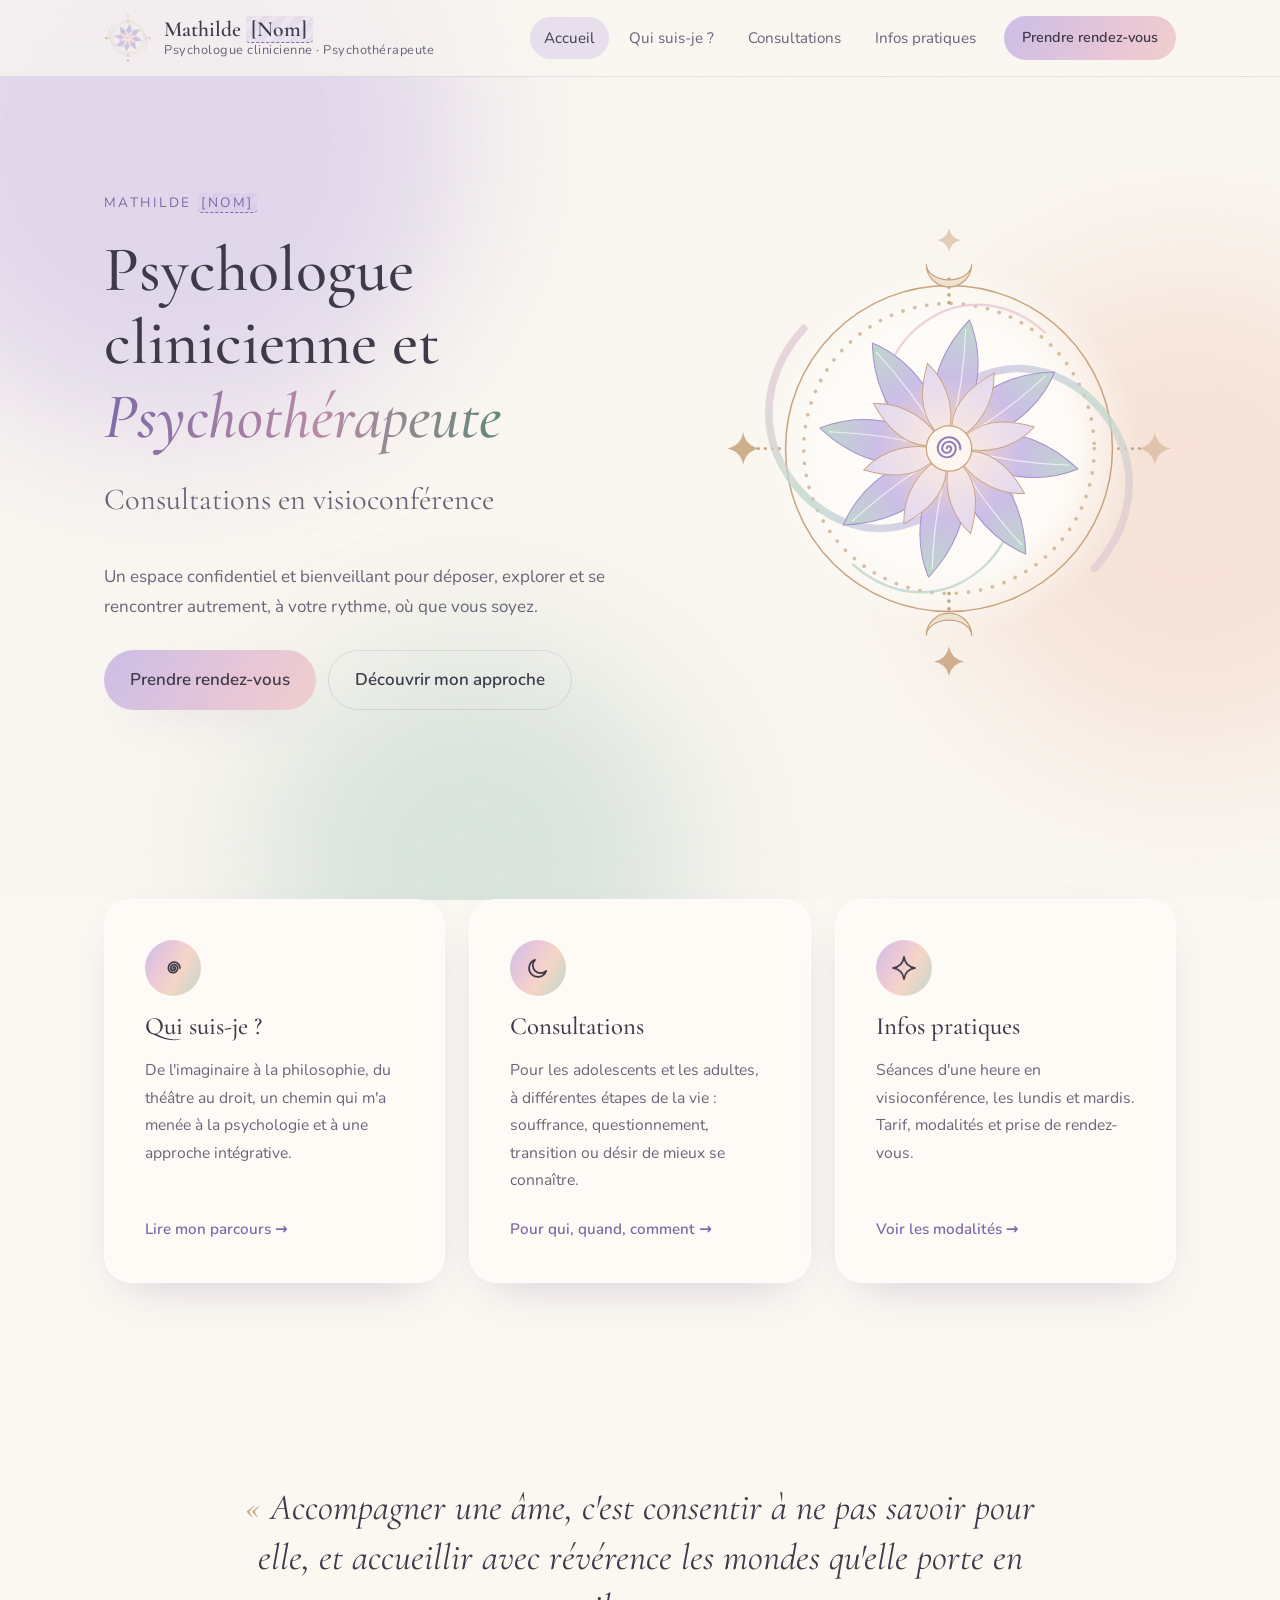
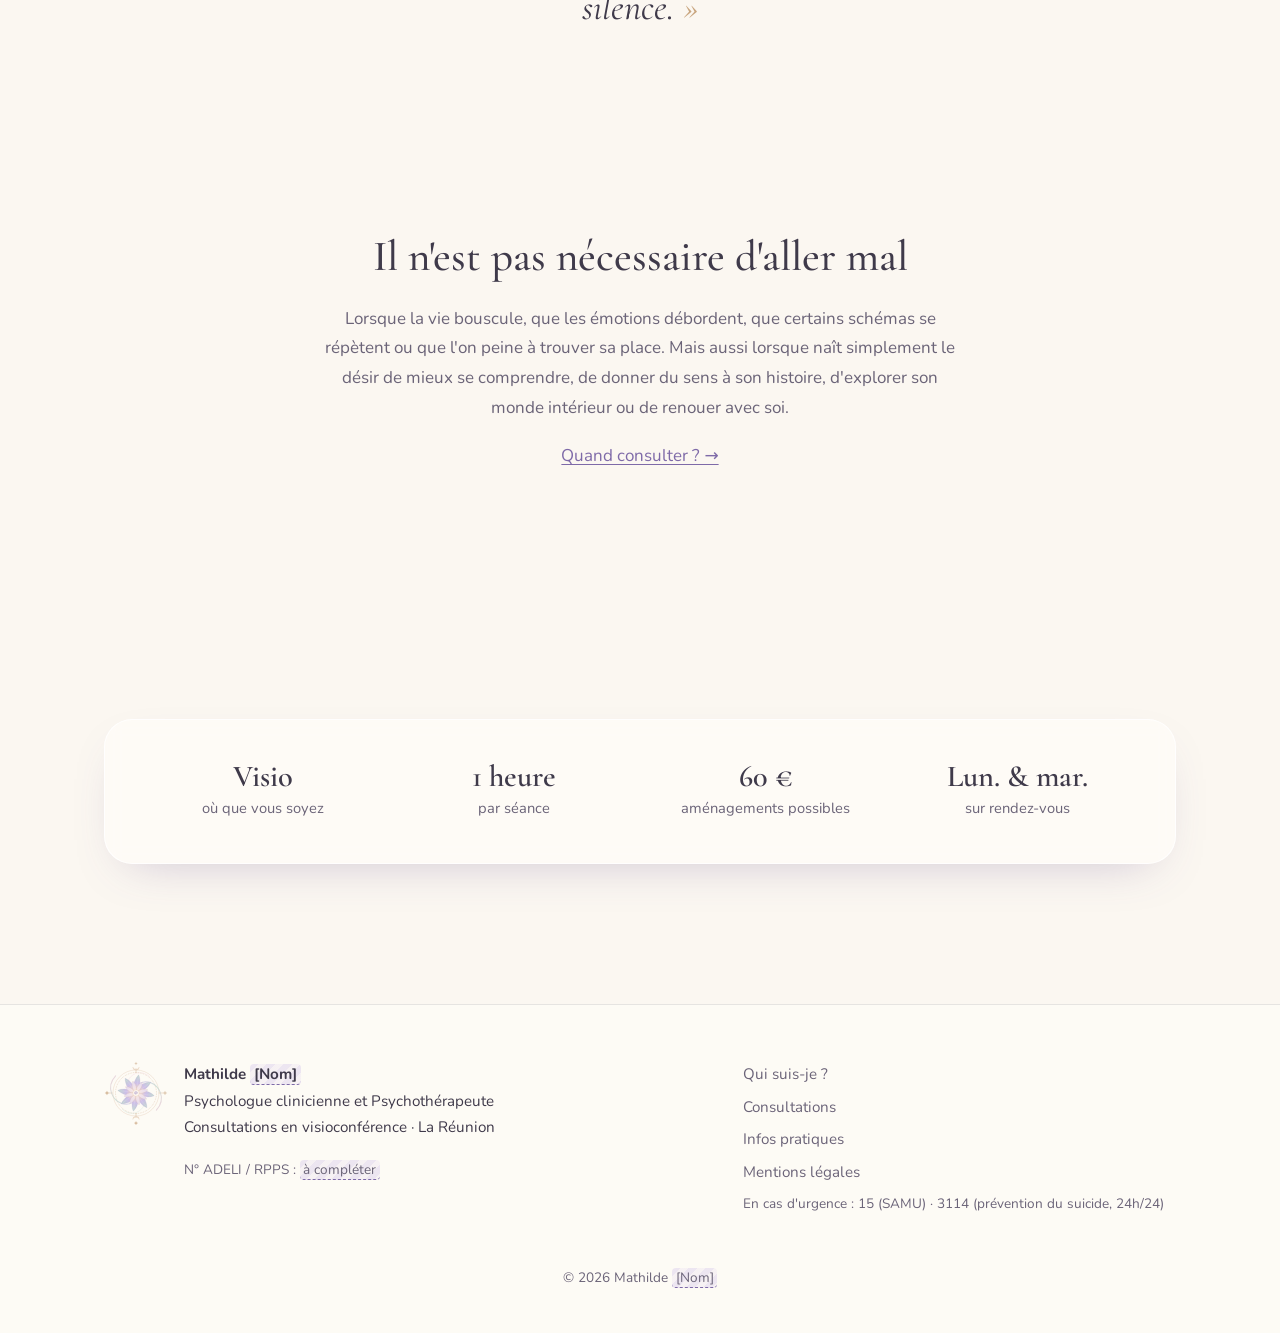
<file: site/index.html>
<!doctype html>
<html lang="fr">
<head>
  <meta charset="utf-8">
  <meta name="viewport" content="width=device-width, initial-scale=1">
  <title>Mathilde [Nom] — Psychologue clinicienne et Psychothérapeute en visioconférence</title>
  <meta name="description" content="Psychologue clinicienne et psychothérapeute installée à La Réunion. Consultations en visioconférence pour adolescents et adultes, approche intégrative.">
  <meta name="robots" content="noindex, nofollow">
  <!-- TODO : retirer la ligne robots à la mise en ligne définitive -->
  <link rel="icon" href="assets/logo.svg" type="image/svg+xml">
  <link rel="preconnect" href="https://fonts.googleapis.com">
  <link rel="preconnect" href="https://fonts.gstatic.com" crossorigin>
  <link rel="stylesheet" href="https://fonts.googleapis.com/css2?family=Cormorant+Garamond:ital,wght@0,500;0,600;1,500&family=Nunito:wght@400;600;700&display=swap">
  <link rel="stylesheet" href="css/style.css">
  <script>document.documentElement.classList.add("js");</script>
  <script src="js/main.js" defer></script>
</head>
<body>
  <div class="aura" aria-hidden="true"><span></span><span></span><span></span></div>
  <a class="skip" href="#contenu">Aller au contenu</a>

  <header class="site-header">
    <div class="wrap header-inner">
      <a class="brand" href="index.html">
        <img src="assets/logo.svg" alt="" width="48" height="48">
        <span class="brand-text">
          <span class="brand-name">Mathilde <span class="ph">[Nom]</span></span>
          <span class="brand-role">Psychologue clinicienne · Psychothérapeute</span>
        </span>
      </a>
      <button class="nav-toggle" aria-expanded="false" aria-controls="nav">Menu</button>
      <nav id="nav" class="nav" aria-label="Navigation principale">
        <a href="index.html" aria-current="page">Accueil</a>
        <a href="a-propos.html">Qui suis-je ?</a>
        <a href="consultations.html">Consultations</a>
        <a href="infos-pratiques.html">Infos pratiques</a>
        <!-- TODO : remplacer par le lien Doctolib de Mathilde -->
        <a class="btn btn-small" href="https://www.doctolib.fr/" target="_blank" rel="noopener">Prendre rendez-vous</a>
      </nav>
    </div>
  </header>

  <main id="contenu">
    <section class="hero">
      <div class="wrap hero-inner">
        <div>
          <span class="eyebrow">Mathilde <span class="ph">[Nom]</span></span>
          <h1>Psychologue clinicienne et <em>Psychothérapeute</em></h1>
          <p class="hero-sub">Consultations en visioconférence</p>
          <p class="hero-lead">Un espace confidentiel et bienveillant pour déposer, explorer et se rencontrer autrement, à votre rythme, où que vous soyez.</p>
          <div class="hero-actions">
            <a class="btn" href="https://www.doctolib.fr/" target="_blank" rel="noopener">Prendre rendez-vous</a>
            <a class="btn btn-ghost" href="a-propos.html">Découvrir mon approche</a>
          </div>
        </div>
        <div class="hero-logo">
          <img src="assets/logo.svg" alt="Fleur-spirale entourée de lunes et d'étoiles, symbole du cabinet">
        </div>
      </div>
    </section>

    <section class="section">
      <div class="wrap">
        <div class="cards">
          <a class="card card-link reveal" href="a-propos.html">
            <span class="card-icon" aria-hidden="true">
              <svg viewBox="0 0 24 24" fill="none" stroke="currentColor" stroke-width="1.5" stroke-linecap="round"><path d="M12 12a1 1 0 0 1 2 0a2 2 0 0 1-4 0a3 3 0 0 1 6 0a4 4 0 0 1-8 0a5 5 0 0 1 10 0"/></svg>
            </span>
            <h3>Qui suis-je ?</h3>
            <p>De l'imaginaire à la philosophie, du théâtre au droit, un chemin qui m'a menée à la psychologie et à une approche intégrative.</p>
            <span class="more">Lire mon parcours →</span>
          </a>
          <a class="card card-link reveal" href="consultations.html">
            <span class="card-icon" aria-hidden="true">
              <svg viewBox="0 0 24 24" fill="none" stroke="currentColor" stroke-width="1.5" stroke-linejoin="round"><path d="M19 14.5A7.5 7.5 0 1 1 9.5 5a6 6 0 0 0 9.5 9.5z"/></svg>
            </span>
            <h3>Consultations</h3>
            <p>Pour les adolescents et les adultes, à différentes étapes de la vie : souffrance, questionnement, transition ou désir de mieux se connaître.</p>
            <span class="more">Pour qui, quand, comment →</span>
          </a>
          <a class="card card-link reveal" href="infos-pratiques.html">
            <span class="card-icon" aria-hidden="true">
              <svg viewBox="0 0 24 24" fill="none" stroke="currentColor" stroke-width="1.5" stroke-linejoin="round"><path d="M12 2.5Q13.2 10.8 21.5 12Q13.2 13.2 12 21.5Q10.8 13.2 2.5 12Q10.8 10.8 12 2.5z"/></svg>
            </span>
            <h3>Infos pratiques</h3>
            <p>Séances d'une heure en visioconférence, les lundis et mardis. Tarif, modalités et prise de rendez-vous.</p>
            <span class="more">Voir les modalités →</span>
          </a>
        </div>
      </div>
    </section>

    <section class="section">
      <div class="wrap">
        <blockquote class="quote reveal">Accompagner une âme, c'est consentir à ne pas savoir pour elle, et accueillir avec révérence les mondes qu'elle porte en silence.</blockquote>
      </div>
    </section>

    <section class="section">
      <div class="wrap wrap-narrow">
        <div class="section-head reveal">
          <h2>Il n'est pas nécessaire d'aller mal</h2>
          <p>Lorsque la vie bouscule, que les émotions débordent, que certains schémas se répètent ou que l'on peine à trouver sa place. Mais aussi lorsque naît simplement le désir de mieux se comprendre, de donner du sens à son histoire, d'explorer son monde intérieur ou de renouer avec soi.</p>
          <a href="consultations.html">Quand consulter ? →</a>
        </div>
      </div>
    </section>

    <section class="section">
      <div class="wrap">
        <div class="card reveal">
          <div class="facts">
            <div class="fact"><strong>Visio</strong><span>où que vous soyez</span></div>
            <div class="fact"><strong>1 heure</strong><span>par séance</span></div>
            <div class="fact"><strong>60 €</strong><span>aménagements possibles</span></div>
            <div class="fact"><strong>Lun. &amp; mar.</strong><span>sur rendez-vous</span></div>
          </div>
        </div>
      </div>
    </section>
  </main>

  <footer class="site-footer">
    <div class="wrap footer-inner">
      <div class="footer-brand">
        <img src="assets/logo.svg" alt="">
        <div>
          <p><strong>Mathilde <span class="ph">[Nom]</span></strong><br>Psychologue clinicienne et Psychothérapeute<br>Consultations en visioconférence · La Réunion</p>
          <p class="small">N° ADELI / RPPS : <span class="ph">à compléter</span></p>
        </div>
      </div>
      <nav class="footer-nav" aria-label="Pied de page">
        <a href="a-propos.html">Qui suis-je ?</a>
        <a href="consultations.html">Consultations</a>
        <a href="infos-pratiques.html">Infos pratiques</a>
        <a href="mentions-legales.html">Mentions légales</a>
        <p class="small">En cas d'urgence : 15 (SAMU) · 3114 (prévention du suicide, 24h/24)</p>
      </nav>
    </div>
    <p class="copy small">© <span data-year>2026</span> Mathilde <span class="ph">[Nom]</span></p>
  </footer>
</body>
</html>
</file>
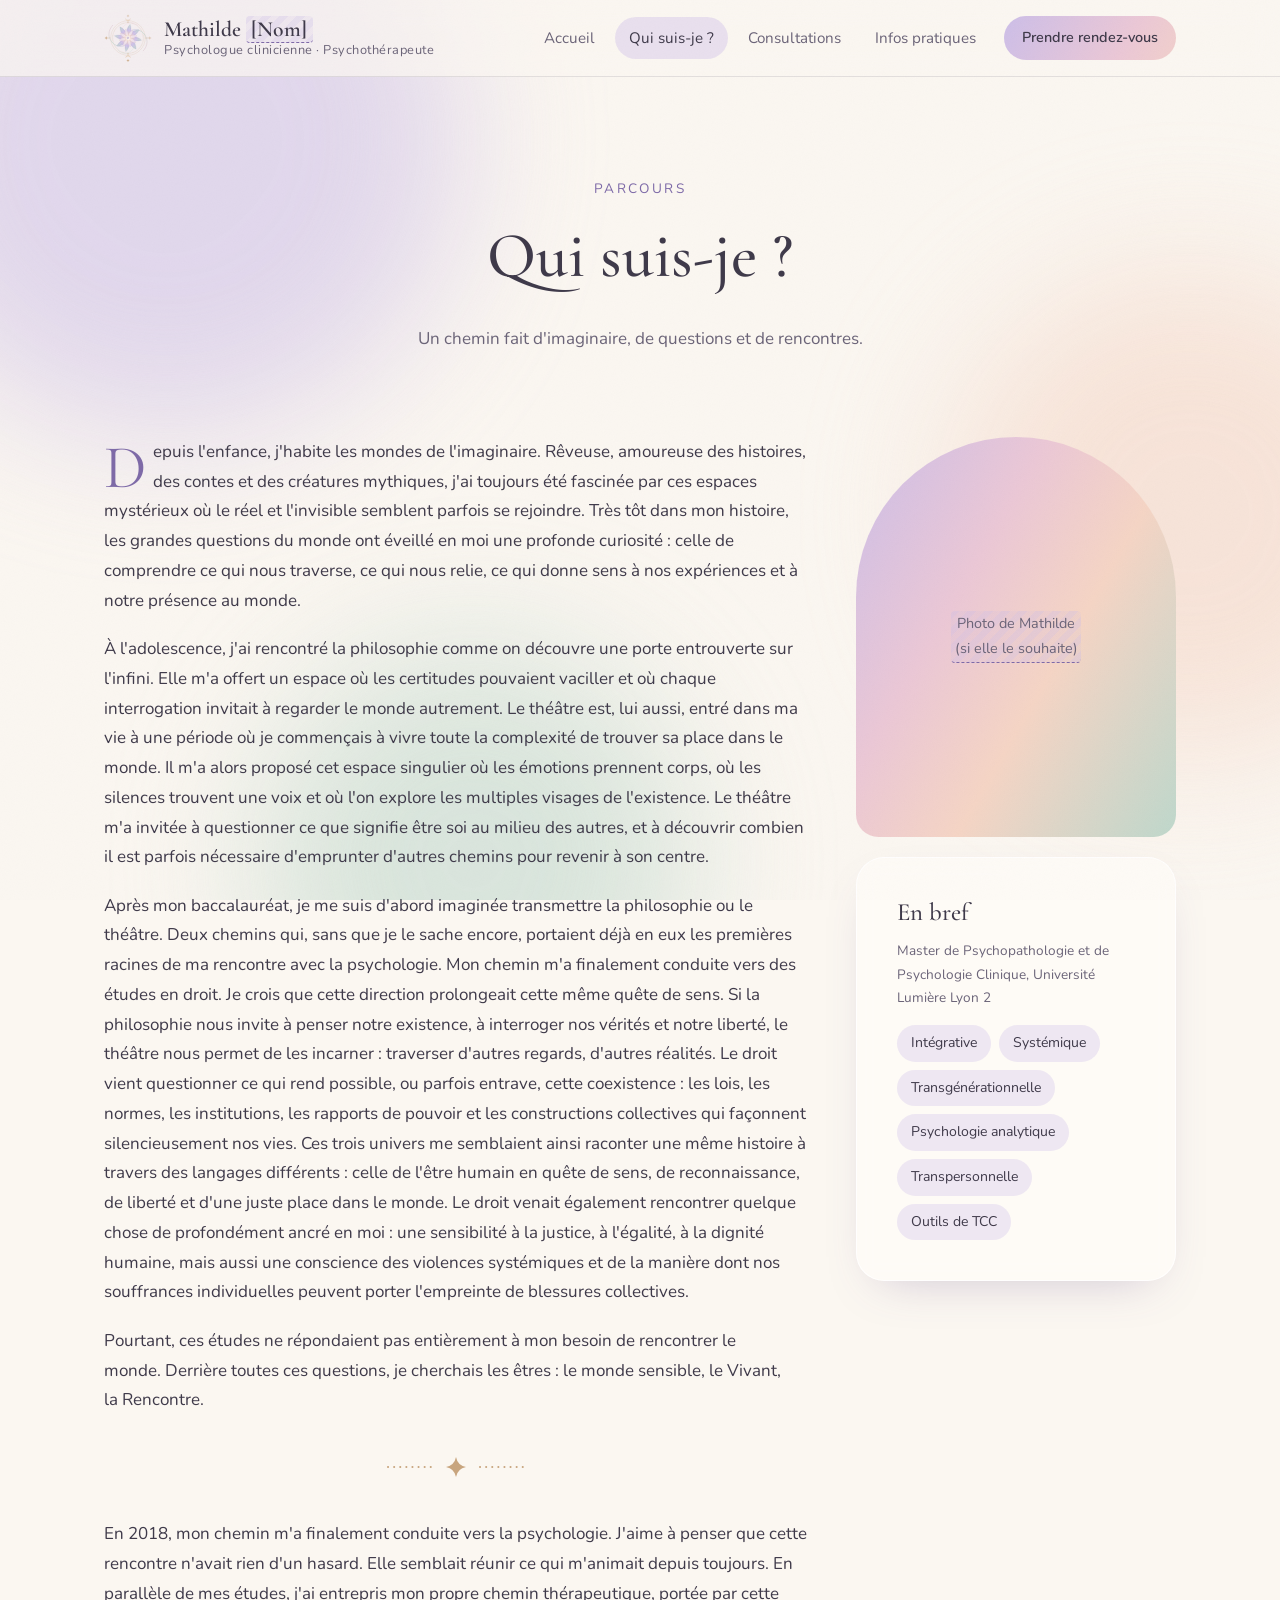
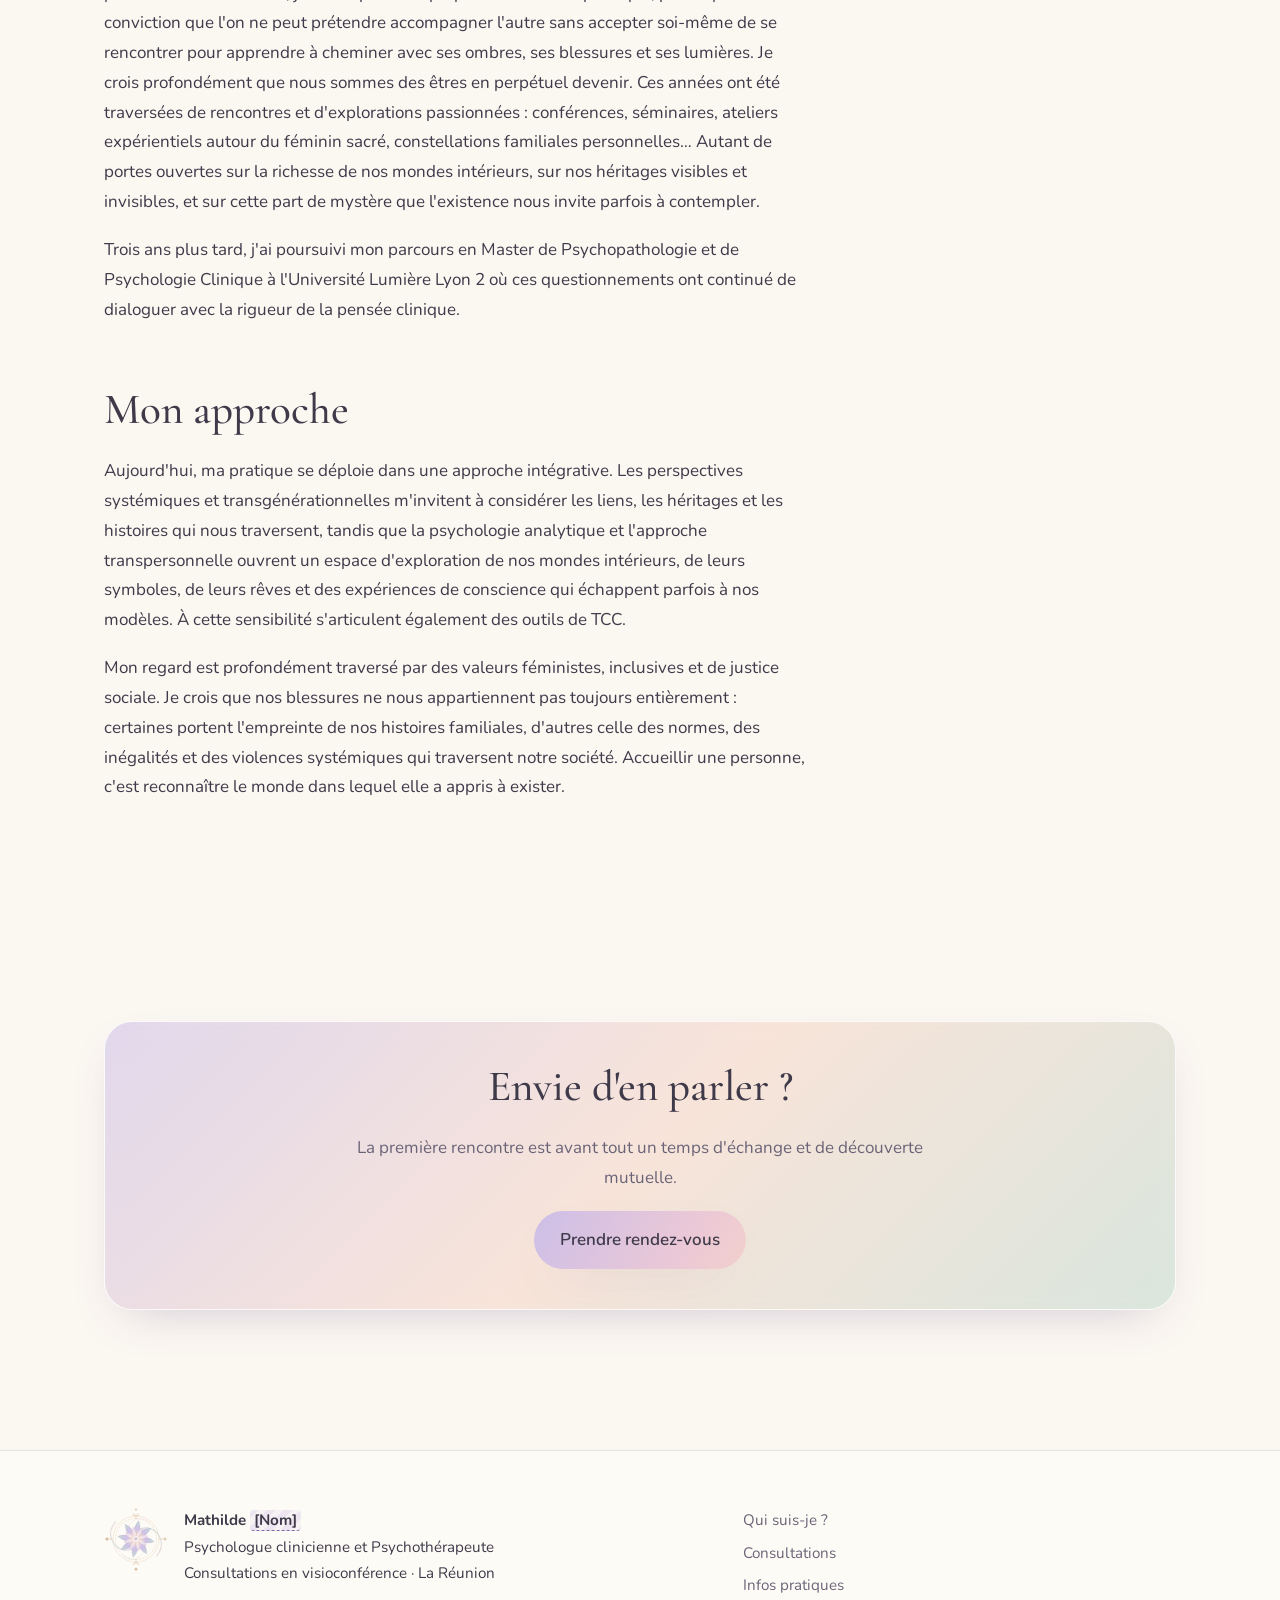
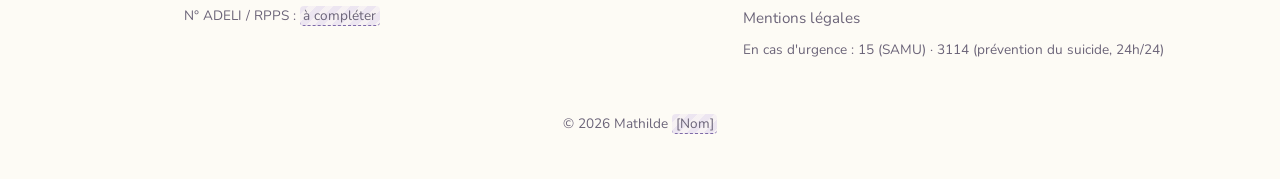
<file: site/a-propos.html>
<!doctype html>
<html lang="fr">
<head>
  <meta charset="utf-8">
  <meta name="viewport" content="width=device-width, initial-scale=1">
  <title>Qui suis-je ? — Mathilde [Nom], Psychologue clinicienne</title>
  <meta name="description" content="Parcours et approche de Mathilde [Nom], psychologue clinicienne et psychothérapeute : approche intégrative, systémique, transgénérationnelle, analytique et transpersonnelle.">
  <meta name="robots" content="noindex, nofollow">
  <!-- TODO : retirer la ligne robots à la mise en ligne définitive -->
  <link rel="icon" href="assets/logo.svg" type="image/svg+xml">
  <link rel="preconnect" href="https://fonts.googleapis.com">
  <link rel="preconnect" href="https://fonts.gstatic.com" crossorigin>
  <link rel="stylesheet" href="https://fonts.googleapis.com/css2?family=Cormorant+Garamond:ital,wght@0,500;0,600;1,500&family=Nunito:wght@400;600;700&display=swap">
  <link rel="stylesheet" href="css/style.css">
  <script>document.documentElement.classList.add("js");</script>
  <script src="js/main.js" defer></script>
</head>
<body>
  <div class="aura" aria-hidden="true"><span></span><span></span><span></span></div>
  <a class="skip" href="#contenu">Aller au contenu</a>

  <header class="site-header">
    <div class="wrap header-inner">
      <a class="brand" href="index.html">
        <img src="assets/logo.svg" alt="" width="48" height="48">
        <span class="brand-text">
          <span class="brand-name">Mathilde <span class="ph">[Nom]</span></span>
          <span class="brand-role">Psychologue clinicienne · Psychothérapeute</span>
        </span>
      </a>
      <button class="nav-toggle" aria-expanded="false" aria-controls="nav">Menu</button>
      <nav id="nav" class="nav" aria-label="Navigation principale">
        <a href="index.html">Accueil</a>
        <a href="a-propos.html" aria-current="page">Qui suis-je ?</a>
        <a href="consultations.html">Consultations</a>
        <a href="infos-pratiques.html">Infos pratiques</a>
        <!-- TODO : remplacer par le lien Doctolib de Mathilde -->
        <a class="btn btn-small" href="https://www.doctolib.fr/" target="_blank" rel="noopener">Prendre rendez-vous</a>
      </nav>
    </div>
  </header>

  <main id="contenu">
    <section class="page-hero">
      <div class="wrap">
        <span class="eyebrow">Parcours</span>
        <h1>Qui suis-je ?</h1>
        <p>Un chemin fait d'imaginaire, de questions et de rencontres.</p>
      </div>
    </section>

    <section class="section" style="padding-top: 24px">
      <div class="wrap split">
        <div class="prose">
          <p class="lettrine">Depuis l'enfance, j'habite les mondes de l'imaginaire. Rêveuse, amoureuse des histoires, des contes et des créatures mythiques, j'ai toujours été fascinée par ces espaces mystérieux où le réel et l'invisible semblent parfois se rejoindre. Très tôt dans mon histoire, les grandes questions du monde ont éveillé en moi une profonde curiosité : celle de comprendre ce qui nous traverse, ce qui nous relie, ce qui donne sens à nos expériences et à notre présence au monde.</p>
          <p>À l'adolescence, j'ai rencontré la philosophie comme on découvre une porte entrouverte sur l'infini. Elle m'a offert un espace où les certitudes pouvaient vaciller et où chaque interrogation invitait à regarder le monde autrement. Le théâtre est, lui aussi, entré dans ma vie à une période où je commençais à vivre toute la complexité de trouver sa place dans le monde. Il m'a alors proposé cet espace singulier où les émotions prennent corps, où les silences trouvent une voix et où l'on explore les multiples visages de l'existence. Le théâtre m'a invitée à questionner ce que signifie être soi au milieu des autres, et à découvrir combien il est parfois nécessaire d'emprunter d'autres chemins pour revenir à son centre.</p>
          <p>Après mon baccalauréat, je me suis d'abord imaginée transmettre la philosophie ou le théâtre. Deux chemins qui, sans que je le sache encore, portaient déjà en eux les premières racines de ma rencontre avec la psychologie. Mon chemin m'a finalement conduite vers des études en droit. Je crois que cette direction prolongeait cette même quête de sens. Si la philosophie nous invite à penser notre existence, à interroger nos vérités et notre liberté, le théâtre nous permet de les incarner : traverser d'autres regards, d'autres réalités. Le droit vient questionner ce qui rend possible, ou parfois entrave, cette coexistence : les lois, les normes, les institutions, les rapports de pouvoir et les constructions collectives qui façonnent silencieusement nos vies. Ces trois univers me semblaient ainsi raconter une même histoire à travers des langages différents : celle de l'être humain en quête de sens, de reconnaissance, de liberté et d'une juste place dans le monde. Le droit venait également rencontrer quelque chose de profondément ancré en moi : une sensibilité à la justice, à l'égalité, à la dignité humaine, mais aussi une conscience des violences systémiques et de la manière dont nos souffrances individuelles peuvent porter l'empreinte de blessures collectives.</p>
          <p>Pourtant, ces études ne répondaient pas entièrement à mon besoin de rencontrer le monde. Derrière toutes ces questions, je cherchais les êtres : le monde sensible, le Vivant, la Rencontre.</p>

          <div class="divider" aria-hidden="true">
            <svg viewBox="0 0 140 24" fill="none" stroke="currentColor" stroke-linecap="round"><path d="M2 12h44M94 12h44" stroke-dasharray="0.1 6" stroke-width="2"/><path d="M70 2Q71.6 10.4 80 12Q71.6 13.6 70 22Q68.4 13.6 60 12Q68.4 10.4 70 2z" fill="currentColor" stroke="none"/></svg>
          </div>

          <p>En 2018, mon chemin m'a finalement conduite vers la psychologie. J'aime à penser que cette rencontre n'avait rien d'un hasard. Elle semblait réunir ce qui m'animait depuis toujours. En parallèle de mes études, j'ai entrepris mon propre chemin thérapeutique, portée par cette conviction que l'on ne peut prétendre accompagner l'autre sans accepter soi-même de se rencontrer pour apprendre à cheminer avec ses ombres, ses blessures et ses lumières. Je crois profondément que nous sommes des êtres en perpétuel devenir. Ces années ont été traversées de rencontres et d'explorations passionnées : conférences, séminaires, ateliers expérientiels autour du féminin sacré, constellations familiales personnelles… Autant de portes ouvertes sur la richesse de nos mondes intérieurs, sur nos héritages visibles et invisibles, et sur cette part de mystère que l'existence nous invite parfois à contempler.</p>
          <p>Trois ans plus tard, j'ai poursuivi mon parcours en Master de Psychopathologie et de Psychologie Clinique à l'Université Lumière Lyon 2 où ces questionnements ont continué de dialoguer avec la rigueur de la pensée clinique.</p>

          <h2 id="approche">Mon approche</h2>
          <p>Aujourd'hui, ma pratique se déploie dans une approche intégrative. Les perspectives systémiques et transgénérationnelles m'invitent à considérer les liens, les héritages et les histoires qui nous traversent, tandis que la psychologie analytique et l'approche transpersonnelle ouvrent un espace d'exploration de nos mondes intérieurs, de leurs symboles, de leurs rêves et des expériences de conscience qui échappent parfois à nos modèles. À cette sensibilité s'articulent également des outils de TCC.</p>
          <p>Mon regard est profondément traversé par des valeurs féministes, inclusives et de justice sociale. Je crois que nos blessures ne nous appartiennent pas toujours entièrement : certaines portent l'empreinte de nos histoires familiales, d'autres celle des normes, des inégalités et des violences systémiques qui traversent notre société. Accueillir une personne, c'est reconnaître le monde dans lequel elle a appris à exister.</p>
        </div>

        <aside>
          <div class="photo-ph"><span class="ph">Photo de Mathilde<br>(si elle le souhaite)</span></div>
          <div class="card">
            <h3>En bref</h3>
            <p class="small">Master de Psychopathologie et de Psychologie Clinique, Université Lumière Lyon 2</p>
            <ul class="tags" aria-label="Approches">
              <li>Intégrative</li>
              <li>Systémique</li>
              <li>Transgénérationnelle</li>
              <li>Psychologie analytique</li>
              <li>Transpersonnelle</li>
              <li>Outils de TCC</li>
            </ul>
          </div>
        </aside>
      </div>
    </section>

    <section class="section">
      <div class="wrap">
        <div class="card cta reveal">
          <h2>Envie d'en parler ?</h2>
          <p>La première rencontre est avant tout un temps d'échange et de découverte mutuelle.</p>
          <a class="btn" href="https://www.doctolib.fr/" target="_blank" rel="noopener">Prendre rendez-vous</a>
        </div>
      </div>
    </section>
  </main>

  <footer class="site-footer">
    <div class="wrap footer-inner">
      <div class="footer-brand">
        <img src="assets/logo.svg" alt="">
        <div>
          <p><strong>Mathilde <span class="ph">[Nom]</span></strong><br>Psychologue clinicienne et Psychothérapeute<br>Consultations en visioconférence · La Réunion</p>
          <p class="small">N° ADELI / RPPS : <span class="ph">à compléter</span></p>
        </div>
      </div>
      <nav class="footer-nav" aria-label="Pied de page">
        <a href="a-propos.html">Qui suis-je ?</a>
        <a href="consultations.html">Consultations</a>
        <a href="infos-pratiques.html">Infos pratiques</a>
        <a href="mentions-legales.html">Mentions légales</a>
        <p class="small">En cas d'urgence : 15 (SAMU) · 3114 (prévention du suicide, 24h/24)</p>
      </nav>
    </div>
    <p class="copy small">© <span data-year>2026</span> Mathilde <span class="ph">[Nom]</span></p>
  </footer>
</body>
</html>
</file>
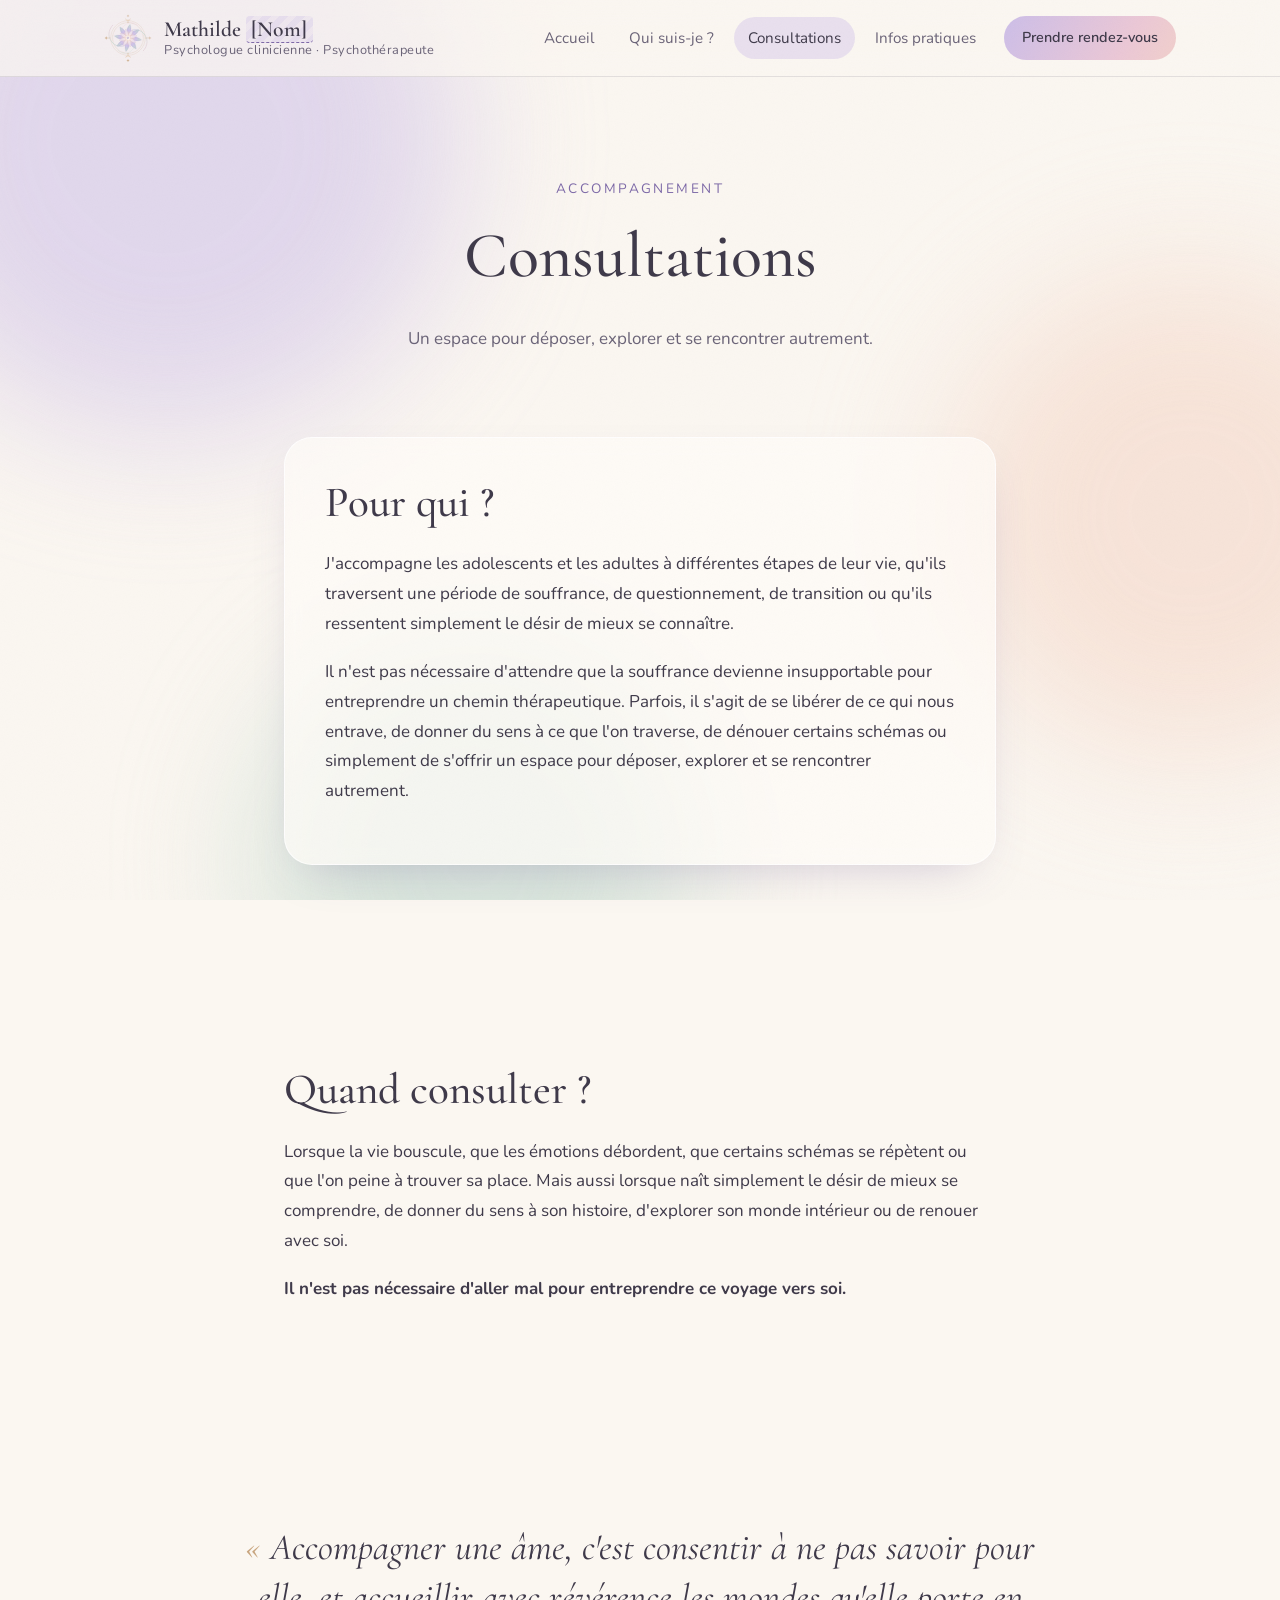
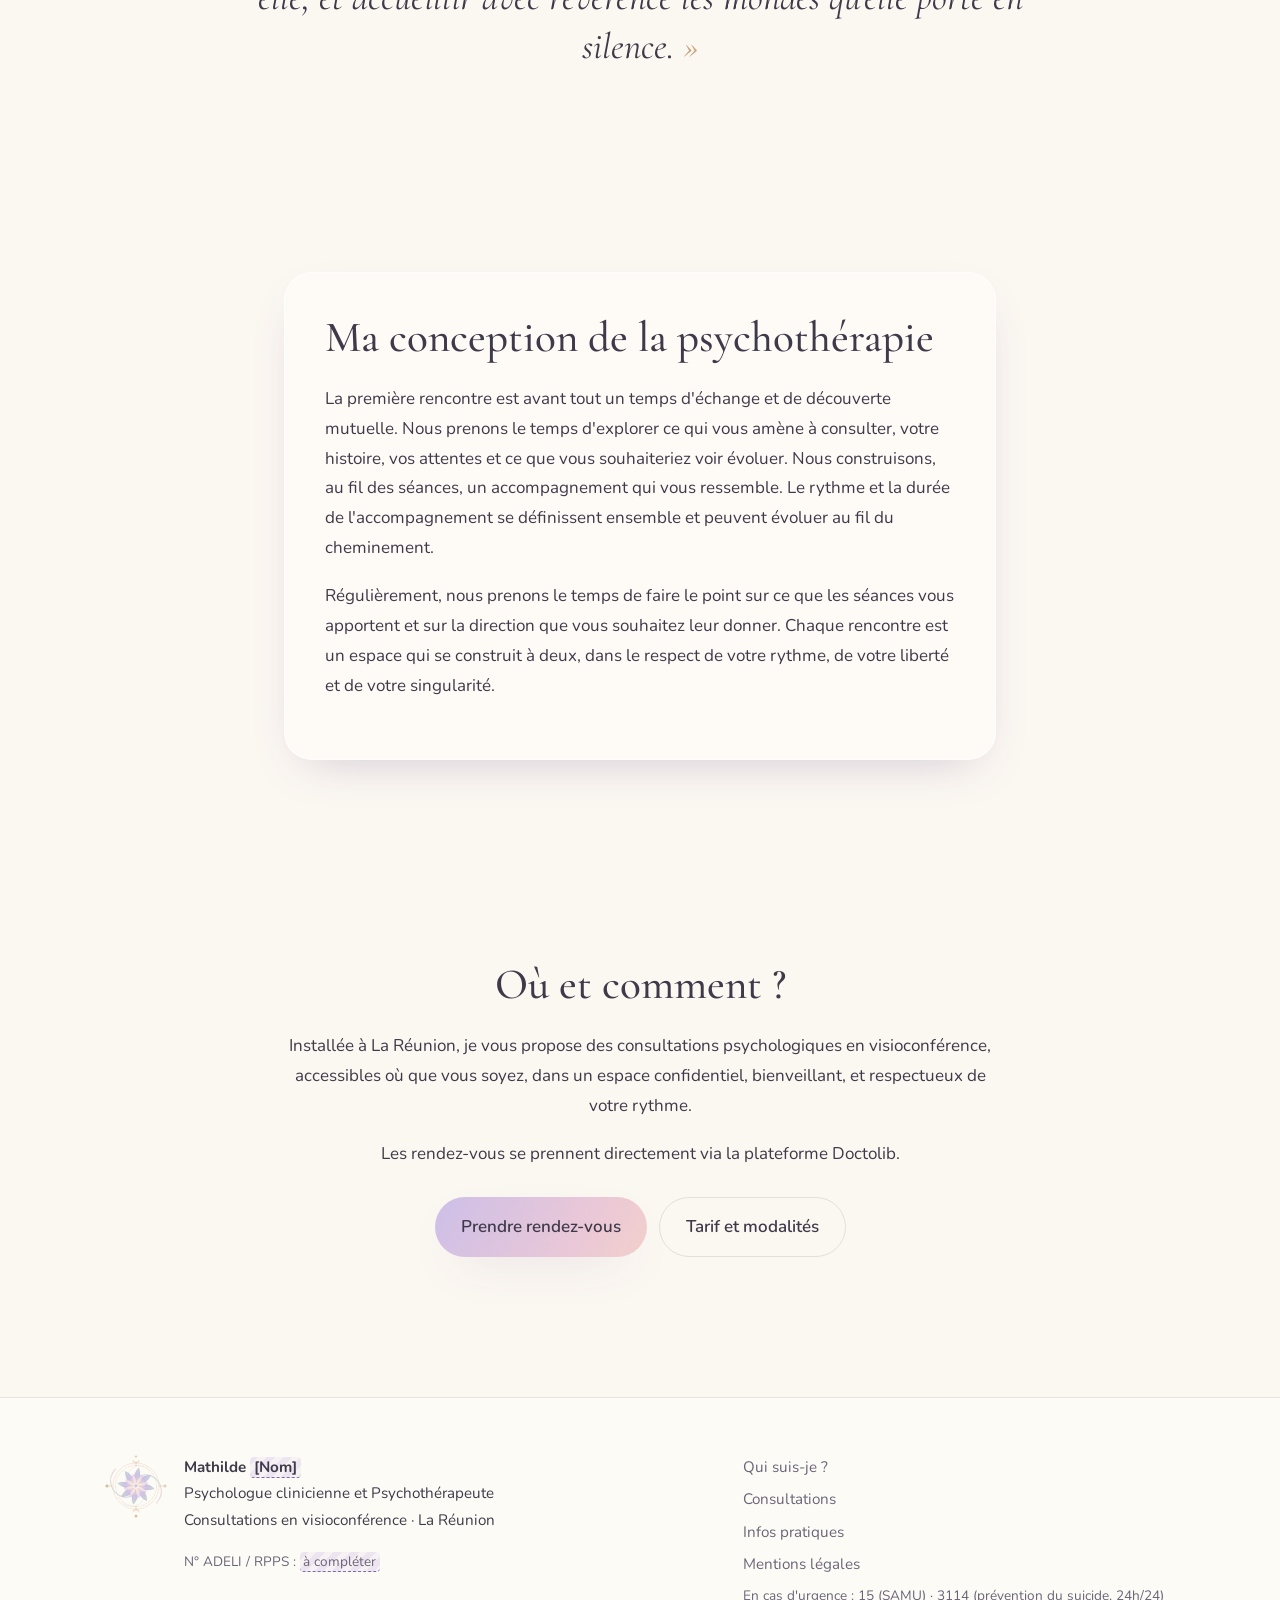
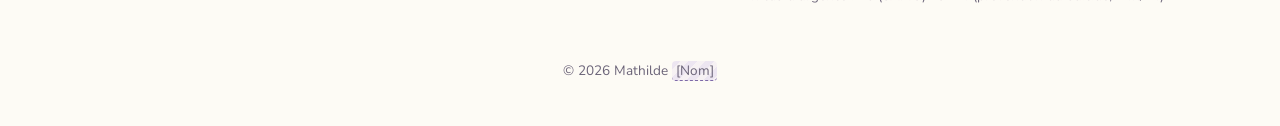
<file: site/consultations.html>
<!doctype html>
<html lang="fr">
<head>
  <meta charset="utf-8">
  <meta name="viewport" content="width=device-width, initial-scale=1">
  <title>Consultations — Mathilde [Nom], Psychologue clinicienne</title>
  <meta name="description" content="Consultations psychologiques en visioconférence pour adolescents et adultes : pour qui, quand consulter, et comment se déroule l'accompagnement.">
  <meta name="robots" content="noindex, nofollow">
  <!-- TODO : retirer la ligne robots à la mise en ligne définitive -->
  <link rel="icon" href="assets/logo.svg" type="image/svg+xml">
  <link rel="preconnect" href="https://fonts.googleapis.com">
  <link rel="preconnect" href="https://fonts.gstatic.com" crossorigin>
  <link rel="stylesheet" href="https://fonts.googleapis.com/css2?family=Cormorant+Garamond:ital,wght@0,500;0,600;1,500&family=Nunito:wght@400;600;700&display=swap">
  <link rel="stylesheet" href="css/style.css">
  <script>document.documentElement.classList.add("js");</script>
  <script src="js/main.js" defer></script>
</head>
<body>
  <div class="aura" aria-hidden="true"><span></span><span></span><span></span></div>
  <a class="skip" href="#contenu">Aller au contenu</a>

  <header class="site-header">
    <div class="wrap header-inner">
      <a class="brand" href="index.html">
        <img src="assets/logo.svg" alt="" width="48" height="48">
        <span class="brand-text">
          <span class="brand-name">Mathilde <span class="ph">[Nom]</span></span>
          <span class="brand-role">Psychologue clinicienne · Psychothérapeute</span>
        </span>
      </a>
      <button class="nav-toggle" aria-expanded="false" aria-controls="nav">Menu</button>
      <nav id="nav" class="nav" aria-label="Navigation principale">
        <a href="index.html">Accueil</a>
        <a href="a-propos.html">Qui suis-je ?</a>
        <a href="consultations.html" aria-current="page">Consultations</a>
        <a href="infos-pratiques.html">Infos pratiques</a>
        <!-- TODO : remplacer par le lien Doctolib de Mathilde -->
        <a class="btn btn-small" href="https://www.doctolib.fr/" target="_blank" rel="noopener">Prendre rendez-vous</a>
      </nav>
    </div>
  </header>

  <main id="contenu">
    <section class="page-hero">
      <div class="wrap">
        <span class="eyebrow">Accompagnement</span>
        <h1>Consultations</h1>
        <p>Un espace pour déposer, explorer et se rencontrer autrement.</p>
      </div>
    </section>

    <section class="section" style="padding-top: 24px">
      <div class="wrap wrap-narrow">
        <div class="card reveal">
          <h2>Pour qui ?</h2>
          <p>J'accompagne les adolescents et les adultes à différentes étapes de leur vie, qu'ils traversent une période de souffrance, de questionnement, de transition ou qu'ils ressentent simplement le désir de mieux se connaître.</p>
          <p>Il n'est pas nécessaire d'attendre que la souffrance devienne insupportable pour entreprendre un chemin thérapeutique. Parfois, il s'agit de se libérer de ce qui nous entrave, de donner du sens à ce que l'on traverse, de dénouer certains schémas ou simplement de s'offrir un espace pour déposer, explorer et se rencontrer autrement.</p>
        </div>
      </div>
    </section>

    <section class="section">
      <div class="wrap wrap-narrow">
        <div class="reveal">
          <h2>Quand consulter ?</h2>
          <p>Lorsque la vie bouscule, que les émotions débordent, que certains schémas se répètent ou que l'on peine à trouver sa place. Mais aussi lorsque naît simplement le désir de mieux se comprendre, de donner du sens à son histoire, d'explorer son monde intérieur ou de renouer avec soi.</p>
          <p><strong>Il n'est pas nécessaire d'aller mal pour entreprendre ce voyage vers soi.</strong></p>
        </div>
      </div>
    </section>

    <section class="section">
      <div class="wrap">
        <blockquote class="quote reveal">Accompagner une âme, c'est consentir à ne pas savoir pour elle, et accueillir avec révérence les mondes qu'elle porte en silence.</blockquote>
      </div>
    </section>

    <section class="section">
      <div class="wrap wrap-narrow">
        <div class="card reveal">
          <h2>Ma conception de la psychothérapie</h2>
          <p>La première rencontre est avant tout un temps d'échange et de découverte mutuelle. Nous prenons le temps d'explorer ce qui vous amène à consulter, votre histoire, vos attentes et ce que vous souhaiteriez voir évoluer. Nous construisons, au fil des séances, un accompagnement qui vous ressemble. Le rythme et la durée de l'accompagnement se définissent ensemble et peuvent évoluer au fil du cheminement.</p>
          <p>Régulièrement, nous prenons le temps de faire le point sur ce que les séances vous apportent et sur la direction que vous souhaitez leur donner. Chaque rencontre est un espace qui se construit à deux, dans le respect de votre rythme, de votre liberté et de votre singularité.</p>
        </div>
      </div>
    </section>

    <section class="section">
      <div class="wrap wrap-narrow">
        <div class="reveal" style="text-align: center">
          <h2>Où et comment ?</h2>
          <p>Installée à La Réunion, je vous propose des consultations psychologiques en visioconférence, accessibles où que vous soyez, dans un espace confidentiel, bienveillant, et respectueux de votre rythme.</p>
          <p>Les rendez-vous se prennent directement via la plateforme Doctolib.</p>
          <div class="hero-actions" style="justify-content: center">
            <a class="btn" href="https://www.doctolib.fr/" target="_blank" rel="noopener">Prendre rendez-vous</a>
            <a class="btn btn-ghost" href="infos-pratiques.html">Tarif et modalités</a>
          </div>
        </div>
      </div>
    </section>
  </main>

  <footer class="site-footer">
    <div class="wrap footer-inner">
      <div class="footer-brand">
        <img src="assets/logo.svg" alt="">
        <div>
          <p><strong>Mathilde <span class="ph">[Nom]</span></strong><br>Psychologue clinicienne et Psychothérapeute<br>Consultations en visioconférence · La Réunion</p>
          <p class="small">N° ADELI / RPPS : <span class="ph">à compléter</span></p>
        </div>
      </div>
      <nav class="footer-nav" aria-label="Pied de page">
        <a href="a-propos.html">Qui suis-je ?</a>
        <a href="consultations.html">Consultations</a>
        <a href="infos-pratiques.html">Infos pratiques</a>
        <a href="mentions-legales.html">Mentions légales</a>
        <p class="small">En cas d'urgence : 15 (SAMU) · 3114 (prévention du suicide, 24h/24)</p>
      </nav>
    </div>
    <p class="copy small">© <span data-year>2026</span> Mathilde <span class="ph">[Nom]</span></p>
  </footer>
</body>
</html>
</file>
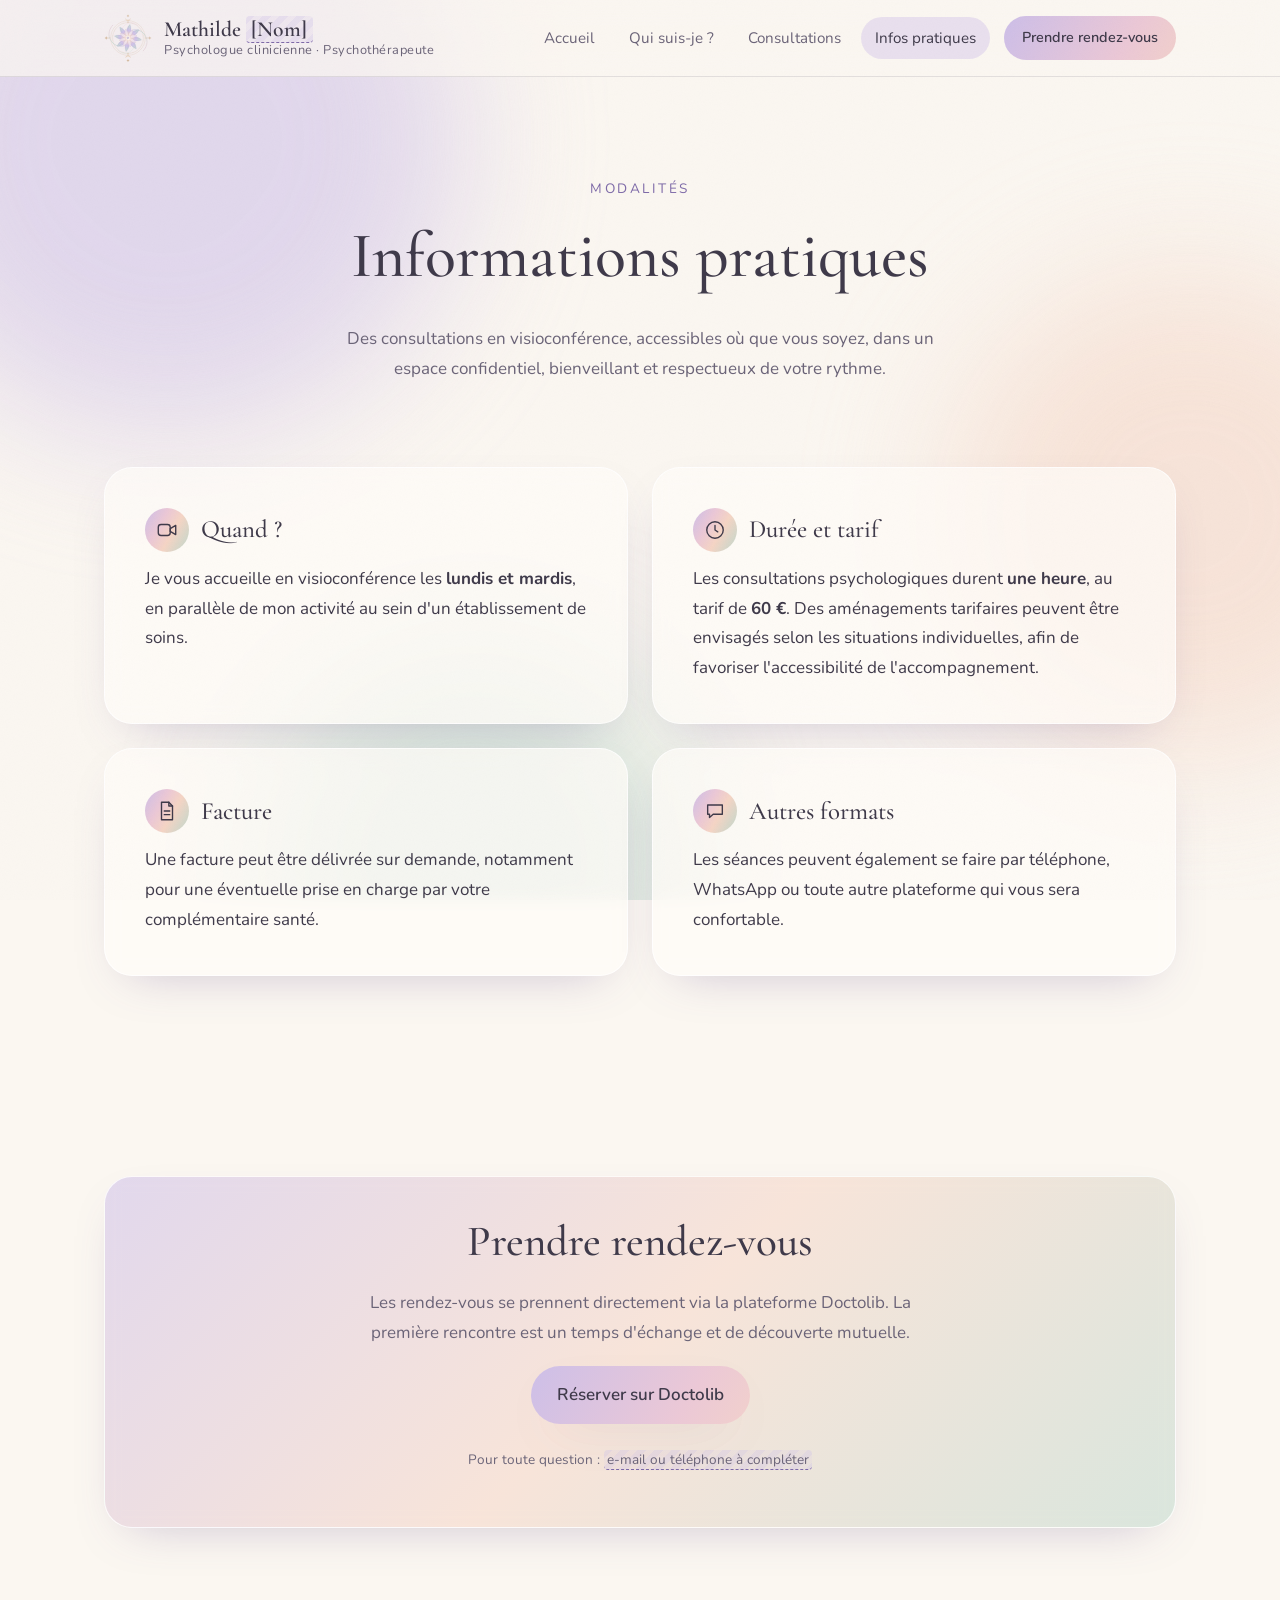
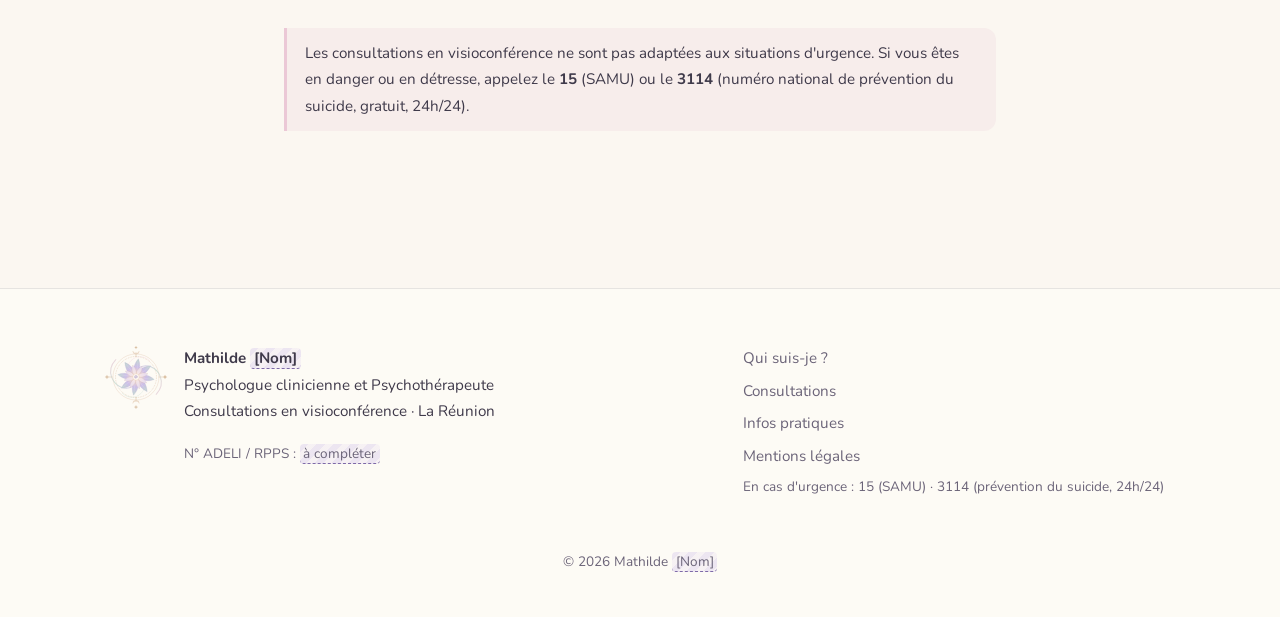
<file: site/infos-pratiques.html>
<!doctype html>
<html lang="fr">
<head>
  <meta charset="utf-8">
  <meta name="viewport" content="width=device-width, initial-scale=1">
  <title>Infos pratiques — Mathilde [Nom], Psychologue clinicienne</title>
  <meta name="description" content="Séances d'une heure en visioconférence les lundis et mardis, 60 €. Aménagements tarifaires possibles, facture sur demande, rendez-vous sur Doctolib.">
  <meta name="robots" content="noindex, nofollow">
  <!-- TODO : retirer la ligne robots à la mise en ligne définitive -->
  <link rel="icon" href="assets/logo.svg" type="image/svg+xml">
  <link rel="preconnect" href="https://fonts.googleapis.com">
  <link rel="preconnect" href="https://fonts.gstatic.com" crossorigin>
  <link rel="stylesheet" href="https://fonts.googleapis.com/css2?family=Cormorant+Garamond:ital,wght@0,500;0,600;1,500&family=Nunito:wght@400;600;700&display=swap">
  <link rel="stylesheet" href="css/style.css">
  <script>document.documentElement.classList.add("js");</script>
  <script src="js/main.js" defer></script>
</head>
<body>
  <div class="aura" aria-hidden="true"><span></span><span></span><span></span></div>
  <a class="skip" href="#contenu">Aller au contenu</a>

  <header class="site-header">
    <div class="wrap header-inner">
      <a class="brand" href="index.html">
        <img src="assets/logo.svg" alt="" width="48" height="48">
        <span class="brand-text">
          <span class="brand-name">Mathilde <span class="ph">[Nom]</span></span>
          <span class="brand-role">Psychologue clinicienne · Psychothérapeute</span>
        </span>
      </a>
      <button class="nav-toggle" aria-expanded="false" aria-controls="nav">Menu</button>
      <nav id="nav" class="nav" aria-label="Navigation principale">
        <a href="index.html">Accueil</a>
        <a href="a-propos.html">Qui suis-je ?</a>
        <a href="consultations.html">Consultations</a>
        <a href="infos-pratiques.html" aria-current="page">Infos pratiques</a>
        <!-- TODO : remplacer par le lien Doctolib de Mathilde -->
        <a class="btn btn-small" href="https://www.doctolib.fr/" target="_blank" rel="noopener">Prendre rendez-vous</a>
      </nav>
    </div>
  </header>

  <main id="contenu">
    <section class="page-hero">
      <div class="wrap">
        <span class="eyebrow">Modalités</span>
        <h1>Informations pratiques</h1>
        <p>Des consultations en visioconférence, accessibles où que vous soyez, dans un espace confidentiel, bienveillant et respectueux de votre rythme.</p>
      </div>
    </section>

    <section class="section" style="padding-top: 24px">
      <div class="wrap">
        <div class="info-grid">
          <div class="card reveal">
            <h3>
              <span class="card-icon" aria-hidden="true"><svg viewBox="0 0 24 24" fill="none" stroke="currentColor" stroke-width="1.5" stroke-linejoin="round"><rect x="2.5" y="6" width="13" height="12" rx="3"/><path d="M15.5 10.5l6-3.5v10l-6-3.5z"/></svg></span>
              Quand ?
            </h3>
            <p>Je vous accueille en visioconférence les <strong>lundis et mardis</strong>, en parallèle de mon activité au sein d'un établissement de soins.</p>
          </div>
          <div class="card reveal">
            <h3>
              <span class="card-icon" aria-hidden="true"><svg viewBox="0 0 24 24" fill="none" stroke="currentColor" stroke-width="1.5" stroke-linecap="round"><circle cx="12" cy="12" r="9"/><path d="M12 7v5l3 2"/></svg></span>
              Durée et tarif
            </h3>
            <p>Les consultations psychologiques durent <strong>une heure</strong>, au tarif de <strong>60 €</strong>. Des aménagements tarifaires peuvent être envisagés selon les situations individuelles, afin de favoriser l'accessibilité de l'accompagnement.</p>
          </div>
          <div class="card reveal">
            <h3>
              <span class="card-icon" aria-hidden="true"><svg viewBox="0 0 24 24" fill="none" stroke="currentColor" stroke-width="1.5" stroke-linejoin="round" stroke-linecap="round"><path d="M6 2.5h8l4 4v15H6z"/><path d="M14 2.5v4h4M9 12h6M9 16h6"/></svg></span>
              Facture
            </h3>
            <p>Une facture peut être délivrée sur demande, notamment pour une éventuelle prise en charge par votre complémentaire santé.</p>
          </div>
          <div class="card reveal">
            <h3>
              <span class="card-icon" aria-hidden="true"><svg viewBox="0 0 24 24" fill="none" stroke="currentColor" stroke-width="1.5" stroke-linejoin="round"><path d="M4 5.5h16v10H10l-4 3.5v-3.5H4z"/></svg></span>
              Autres formats
            </h3>
            <p>Les séances peuvent également se faire par téléphone, WhatsApp ou toute autre plateforme qui vous sera confortable.</p>
          </div>
        </div>
      </div>
    </section>

    <section class="section" id="rendez-vous">
      <div class="wrap">
        <div class="card cta reveal">
          <h2>Prendre rendez-vous</h2>
          <p>Les rendez-vous se prennent directement via la plateforme Doctolib. La première rencontre est un temps d'échange et de découverte mutuelle.</p>
          <a class="btn" href="https://www.doctolib.fr/" target="_blank" rel="noopener">Réserver sur Doctolib</a>
          <p class="small" style="margin-top: 24px">Pour toute question : <span class="ph">e-mail ou téléphone à compléter</span></p>
        </div>
      </div>
    </section>

    <section class="section" style="padding-top: 0">
      <div class="wrap wrap-narrow">
        <p class="notice reveal">Les consultations en visioconférence ne sont pas adaptées aux situations d'urgence. Si vous êtes en danger ou en détresse, appelez le <strong>15</strong> (SAMU) ou le <strong>3114</strong> (numéro national de prévention du suicide, gratuit, 24h/24).</p>
      </div>
    </section>
  </main>

  <footer class="site-footer">
    <div class="wrap footer-inner">
      <div class="footer-brand">
        <img src="assets/logo.svg" alt="">
        <div>
          <p><strong>Mathilde <span class="ph">[Nom]</span></strong><br>Psychologue clinicienne et Psychothérapeute<br>Consultations en visioconférence · La Réunion</p>
          <p class="small">N° ADELI / RPPS : <span class="ph">à compléter</span></p>
        </div>
      </div>
      <nav class="footer-nav" aria-label="Pied de page">
        <a href="a-propos.html">Qui suis-je ?</a>
        <a href="consultations.html">Consultations</a>
        <a href="infos-pratiques.html">Infos pratiques</a>
        <a href="mentions-legales.html">Mentions légales</a>
        <p class="small">En cas d'urgence : 15 (SAMU) · 3114 (prévention du suicide, 24h/24)</p>
      </nav>
    </div>
    <p class="copy small">© <span data-year>2026</span> Mathilde <span class="ph">[Nom]</span></p>
  </footer>
</body>
</html>
</file>
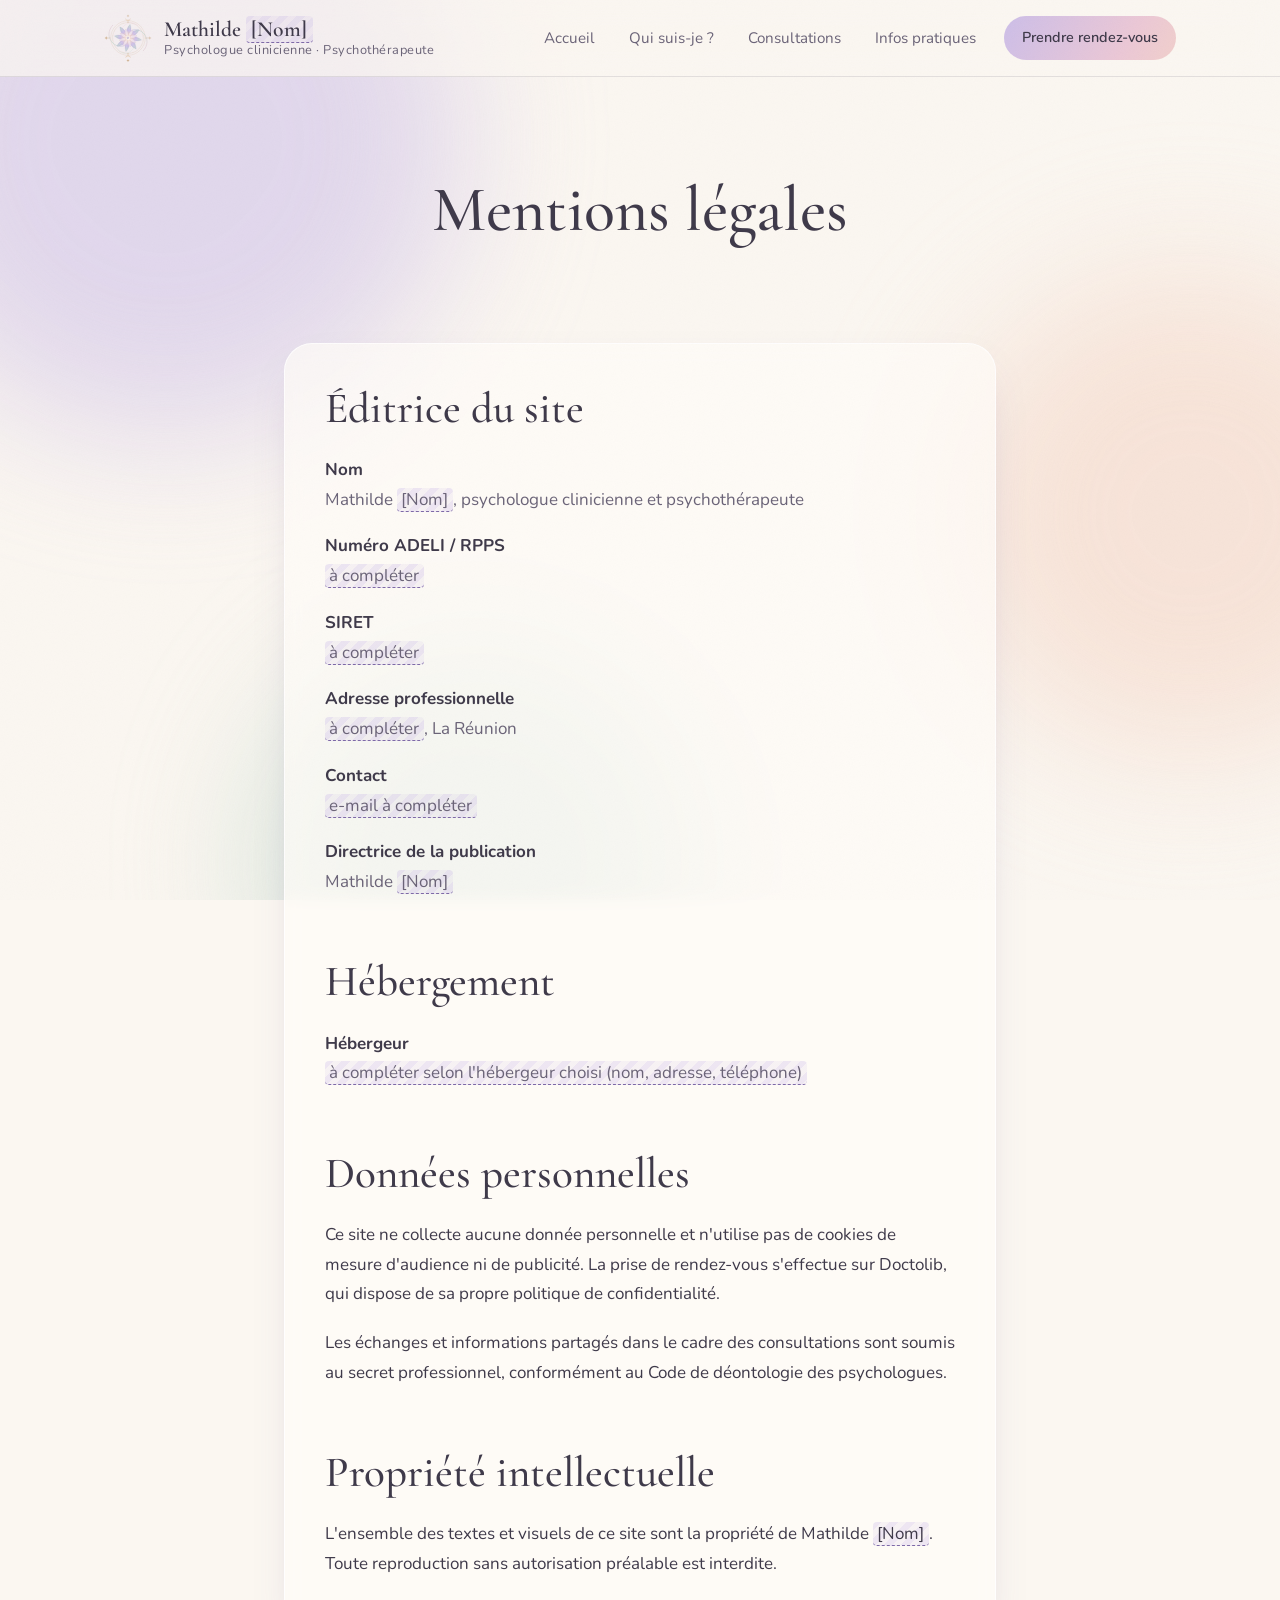
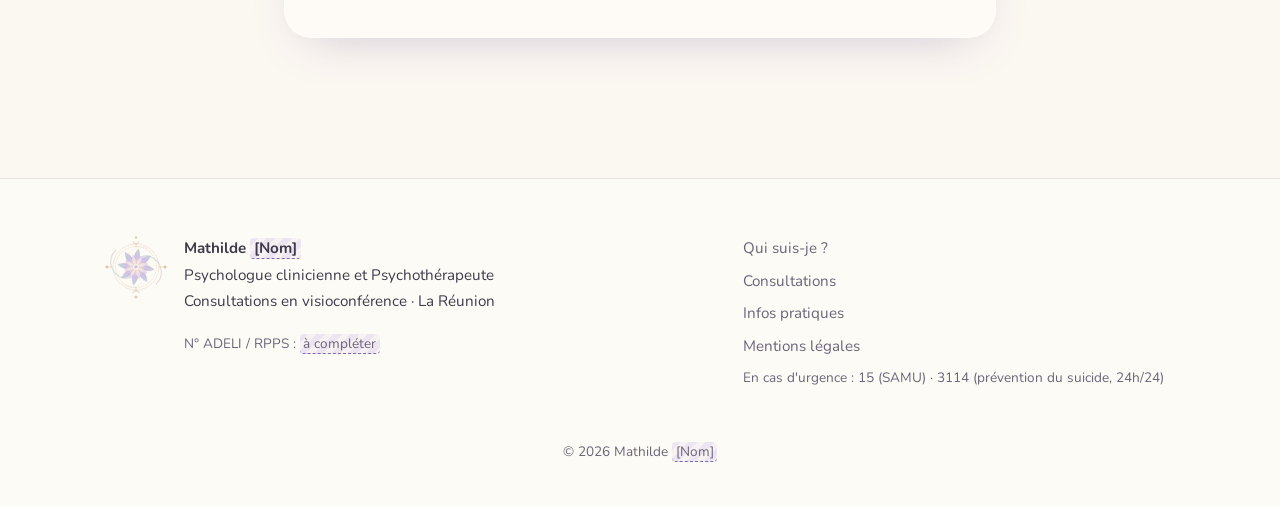
<file: site/mentions-legales.html>
<!doctype html>
<html lang="fr">
<head>
  <meta charset="utf-8">
  <meta name="viewport" content="width=device-width, initial-scale=1">
  <title>Mentions légales — Mathilde [Nom], Psychologue clinicienne</title>
  <meta name="robots" content="noindex">
  <link rel="icon" href="assets/logo.svg" type="image/svg+xml">
  <link rel="preconnect" href="https://fonts.googleapis.com">
  <link rel="preconnect" href="https://fonts.gstatic.com" crossorigin>
  <link rel="stylesheet" href="https://fonts.googleapis.com/css2?family=Cormorant+Garamond:ital,wght@0,500;0,600;1,500&family=Nunito:wght@400;600;700&display=swap">
  <link rel="stylesheet" href="css/style.css">
  <script>document.documentElement.classList.add("js");</script>
  <script src="js/main.js" defer></script>
</head>
<body>
  <div class="aura" aria-hidden="true"><span></span><span></span><span></span></div>
  <a class="skip" href="#contenu">Aller au contenu</a>

  <header class="site-header">
    <div class="wrap header-inner">
      <a class="brand" href="index.html">
        <img src="assets/logo.svg" alt="" width="48" height="48">
        <span class="brand-text">
          <span class="brand-name">Mathilde <span class="ph">[Nom]</span></span>
          <span class="brand-role">Psychologue clinicienne · Psychothérapeute</span>
        </span>
      </a>
      <button class="nav-toggle" aria-expanded="false" aria-controls="nav">Menu</button>
      <nav id="nav" class="nav" aria-label="Navigation principale">
        <a href="index.html">Accueil</a>
        <a href="a-propos.html">Qui suis-je ?</a>
        <a href="consultations.html">Consultations</a>
        <a href="infos-pratiques.html">Infos pratiques</a>
        <!-- TODO : remplacer par le lien Doctolib de Mathilde -->
        <a class="btn btn-small" href="https://www.doctolib.fr/" target="_blank" rel="noopener">Prendre rendez-vous</a>
      </nav>
    </div>
  </header>

  <main id="contenu">
    <section class="page-hero">
      <div class="wrap">
        <h1>Mentions légales</h1>
      </div>
    </section>

    <section class="section" style="padding-top: 24px">
      <div class="wrap wrap-narrow">
        <div class="card">
          <h2>Éditrice du site</h2>
          <dl class="legal">
            <dt>Nom</dt>
            <dd>Mathilde <span class="ph">[Nom]</span>, psychologue clinicienne et psychothérapeute</dd>
            <dt>Numéro ADELI / RPPS</dt>
            <dd><span class="ph">à compléter</span></dd>
            <dt>SIRET</dt>
            <dd><span class="ph">à compléter</span></dd>
            <dt>Adresse professionnelle</dt>
            <dd><span class="ph">à compléter</span>, La Réunion</dd>
            <dt>Contact</dt>
            <dd><span class="ph">e-mail à compléter</span></dd>
            <dt>Directrice de la publication</dt>
            <dd>Mathilde <span class="ph">[Nom]</span></dd>
          </dl>

          <h2 style="margin-top: 1.4em">Hébergement</h2>
          <dl class="legal">
            <dt>Hébergeur</dt>
            <dd><span class="ph">à compléter selon l'hébergeur choisi (nom, adresse, téléphone)</span></dd>
          </dl>

          <h2 style="margin-top: 1.4em">Données personnelles</h2>
          <p>Ce site ne collecte aucune donnée personnelle et n'utilise pas de cookies de mesure d'audience ni de publicité. La prise de rendez-vous s'effectue sur Doctolib, qui dispose de sa propre politique de confidentialité.</p>
          <p>Les échanges et informations partagés dans le cadre des consultations sont soumis au secret professionnel, conformément au Code de déontologie des psychologues.</p>

          <h2 style="margin-top: 1.4em">Propriété intellectuelle</h2>
          <p>L'ensemble des textes et visuels de ce site sont la propriété de Mathilde <span class="ph">[Nom]</span>. Toute reproduction sans autorisation préalable est interdite.</p>
        </div>
      </div>
    </section>
  </main>

  <footer class="site-footer">
    <div class="wrap footer-inner">
      <div class="footer-brand">
        <img src="assets/logo.svg" alt="">
        <div>
          <p><strong>Mathilde <span class="ph">[Nom]</span></strong><br>Psychologue clinicienne et Psychothérapeute<br>Consultations en visioconférence · La Réunion</p>
          <p class="small">N° ADELI / RPPS : <span class="ph">à compléter</span></p>
        </div>
      </div>
      <nav class="footer-nav" aria-label="Pied de page">
        <a href="a-propos.html">Qui suis-je ?</a>
        <a href="consultations.html">Consultations</a>
        <a href="infos-pratiques.html">Infos pratiques</a>
        <a href="mentions-legales.html">Mentions légales</a>
        <p class="small">En cas d'urgence : 15 (SAMU) · 3114 (prévention du suicide, 24h/24)</p>
      </nav>
    </div>
    <p class="copy small">© <span data-year>2026</span> Mathilde <span class="ph">[Nom]</span></p>
  </footer>
</body>
</html>
</file>
<file: site/css/style.css>
/* ==========================================================
   Mathilde — Psychologue clinicienne & Psychothérapeute
   Charte : pastel, douceur, spirales, texture légère
   ========================================================== */

:root {
  --cream: #FBF7F1;
  --paper: #FFFDF9;
  --ink: #3F3A4A;
  --ink-soft: #6B6478;
  --lavender: #CDBFE8;
  --lavender-deep: #7E6AA8;
  --sage: #BFD8CC;
  --sage-deep: #5F8A78;
  --peach: #F5D5C5;
  --rose: #EBC8D6;
  --gold: #C8A57E;
  --line: rgba(63, 58, 74, .12);
  --iri: linear-gradient(120deg, var(--lavender), var(--rose) 35%, var(--peach) 60%, var(--sage));

  --font-title: "Cormorant Garamond", Georgia, serif;
  --font-text: "Nunito", system-ui, -apple-system, "Segoe UI", sans-serif;

  --radius: 28px;
  --shadow: 0 18px 50px -25px rgba(94, 74, 140, .35);
  --wrap: 1120px;
}

*, *::before, *::after { box-sizing: border-box; }

html { scroll-behavior: smooth; }

body {
  margin: 0;
  background: var(--cream);
  color: var(--ink);
  font-family: var(--font-text);
  font-size: 1.0625rem;
  line-height: 1.75;
  overflow-x: hidden;
  -webkit-font-smoothing: antialiased;
}

/* Grain de papier par-dessus tout le site */
body::after {
  content: "";
  position: fixed;
  inset: 0;
  pointer-events: none;
  z-index: 100;
  opacity: .35;
  mix-blend-mode: multiply;
  background-image: url("data:image/svg+xml,%3Csvg xmlns='http://www.w3.org/2000/svg' width='180' height='180'%3E%3Cfilter id='n'%3E%3CfeTurbulence type='fractalNoise' baseFrequency='.9' numOctaves='2' stitchTiles='stitch'/%3E%3CfeColorMatrix values='0 0 0 0 .4 0 0 0 0 .35 0 0 0 0 .45 0 0 0 .08 0'/%3E%3C/filter%3E%3Crect width='100%25' height='100%25' filter='url(%23n)'/%3E%3C/svg%3E");
}

/* Halos pastel qui flottent lentement en fond */
.aura {
  position: fixed;
  inset: 0;
  z-index: -1;
  overflow: hidden;
  pointer-events: none;
}
.aura span {
  position: absolute;
  border-radius: 50%;
  filter: blur(70px);
  opacity: .55;
  animation: drift 28s ease-in-out infinite alternate;
}
.aura span:nth-child(1) { width: 46vw; height: 46vw; background: var(--lavender); top: -12vw; left: -10vw; }
.aura span:nth-child(2) { width: 38vw; height: 38vw; background: var(--peach); top: 30vh; right: -12vw; animation-duration: 34s; }
.aura span:nth-child(3) { width: 34vw; height: 34vw; background: var(--sage); bottom: -14vw; left: 20vw; animation-duration: 40s; }

@keyframes drift {
  to { transform: translate(6vw, 4vh) scale(1.12); }
}

img, svg { max-width: 100%; display: block; }

a { color: var(--lavender-deep); text-underline-offset: .2em; text-decoration-thickness: 1px; }
a:hover { color: var(--ink); }

h1, h2, h3 {
  font-family: var(--font-title);
  font-weight: 500;
  line-height: 1.15;
  color: var(--ink);
  margin: 0 0 .5em;
}
h1 { font-size: clamp(2.3rem, 5.4vw, 4rem); }
h2 { font-size: clamp(1.9rem, 3.6vw, 2.7rem); }
h3 { font-size: 1.55rem; }

p { margin: 0 0 1.1em; }

.wrap {
  width: 100%;
  max-width: var(--wrap);
  margin-inline: auto;
  padding-left: max(24px, env(safe-area-inset-left, 0px));
  padding-right: max(24px, env(safe-area-inset-right, 0px));
}
.wrap-narrow { max-width: 760px; }

.skip {
  position: absolute;
  left: -999px;
  top: 8px;
  background: var(--paper);
  padding: 8px 16px;
  border-radius: 999px;
  z-index: 200;
}
.skip:focus { left: 16px; }

:focus-visible {
  outline: 2px solid var(--lavender-deep);
  outline-offset: 3px;
  border-radius: 6px;
}

/* Infos provisoires, à remplacer quand Mathilde aura répondu */
.ph {
  background: repeating-linear-gradient(135deg, rgba(205, 191, 232, .35) 0 6px, rgba(205, 191, 232, .15) 6px 12px);
  border-bottom: 1px dashed var(--lavender-deep);
  padding: 0 .25em;
  border-radius: 4px;
}

/* ---------- En-tête ---------- */

.site-header {
  position: sticky;
  top: env(safe-area-inset-top, 0px);
  z-index: 50;
  background: rgba(251, 247, 241, .72);
  backdrop-filter: blur(14px);
  -webkit-backdrop-filter: blur(14px);
  border-bottom: 1px solid var(--line);
}
.header-inner {
  display: flex;
  align-items: center;
  justify-content: space-between;
  gap: 16px;
  min-height: 76px;
}
.brand {
  display: flex;
  align-items: center;
  gap: 12px;
  text-decoration: none;
  color: var(--ink);
}
.brand img { width: 48px; height: 48px; }
.brand-text { display: flex; flex-direction: column; line-height: 1.2; }
.brand-name { font-family: var(--font-title); font-size: 1.35rem; font-weight: 600; }
.brand-role { font-size: .8rem; color: var(--ink-soft); letter-spacing: .04em; }

.nav { display: flex; align-items: center; gap: 6px; }
.nav a {
  text-decoration: none;
  color: var(--ink-soft);
  padding: 8px 14px;
  border-radius: 999px;
  font-size: .95rem;
  white-space: nowrap;
  transition: background .3s, color .3s;
}
.nav a:hover { background: rgba(205, 191, 232, .3); color: var(--ink); }
.nav a[aria-current="page"] { color: var(--ink); background: rgba(205, 191, 232, .4); }
.nav .btn { margin-left: 8px; color: var(--ink); }

.nav-toggle {
  display: none;
  background: none;
  border: 1px solid var(--line);
  border-radius: 999px;
  padding: 8px 16px;
  font: inherit;
  font-size: .95rem;
  color: var(--ink);
  cursor: pointer;
}

@media (max-width: 1060px) {
  .nav-toggle { display: inline-flex; }
  .nav {
    position: absolute;
    top: 100%;
    left: 0;
    right: 0;
    flex-direction: column;
    align-items: stretch;
    gap: 2px;
    padding: 12px 16px 20px;
    background: var(--paper);
    border-bottom: 1px solid var(--line);
    box-shadow: var(--shadow);
    display: none;
  }
  .nav.is-open { display: flex; }
  .nav a { padding: 12px 16px; }
  .nav .btn { margin: 8px 0 0; text-align: center; justify-content: center; }
  .brand-role { display: none; }
}

/* ---------- Boutons ---------- */

.btn {
  display: inline-flex;
  align-items: center;
  gap: 8px;
  padding: 14px 26px;
  border-radius: 999px;
  border: 0;
  font: inherit;
  font-weight: 600;
  text-decoration: none;
  color: var(--ink);
  background: var(--iri);
  background-size: 200% 200%;
  box-shadow: var(--shadow);
  transition: background-position .8s ease, transform .3s ease;
  cursor: pointer;
}
.btn:hover { background-position: 100% 0; transform: translateY(-2px); color: var(--ink); }
.btn-small { padding: 9px 18px !important; font-size: .9rem !important; }
.btn-ghost {
  background: transparent;
  box-shadow: none;
  border: 1px solid var(--line);
}
.btn-ghost:hover { background: rgba(255, 255, 255, .6); }

/* ---------- Accueil ---------- */

.hero {
  padding: clamp(48px, 9vw, 110px) 0 clamp(40px, 7vw, 90px);
}
.hero-inner {
  display: grid;
  grid-template-columns: 1.1fr .9fr;
  align-items: center;
  gap: clamp(24px, 5vw, 64px);
}
.eyebrow {
  display: inline-block;
  font-size: .85rem;
  letter-spacing: .18em;
  text-transform: uppercase;
  color: var(--lavender-deep);
  margin-bottom: 18px;
}
.hero h1 { margin-bottom: .3em; }
.hero h1 em {
  font-style: italic;
  background: linear-gradient(100deg, var(--lavender-deep), #B98BA6 55%, var(--sage-deep));
  -webkit-background-clip: text;
  background-clip: text;
  color: transparent;
}
.hero-sub {
  font-family: var(--font-title);
  font-size: clamp(1.4rem, 2.6vw, 1.9rem);
  color: var(--ink-soft);
  margin-bottom: 1.2em;
}
.hero-lead { max-width: 34em; color: var(--ink-soft); }
.hero-actions { display: flex; flex-wrap: wrap; gap: 12px; margin-top: 28px; }
.hero-logo {
  position: relative;
  aspect-ratio: 1;
  max-width: 460px;
  justify-self: center;
  width: 100%;
}
.hero-logo::before {
  content: "";
  position: absolute;
  inset: 8%;
  border-radius: 50%;
  background: radial-gradient(circle, rgba(255, 253, 249, .95) 0 45%, rgba(255, 253, 249, 0) 70%);
}
.hero-logo img { position: relative; width: 100%; height: 100%; }

@media (max-width: 820px) {
  .hero-inner { grid-template-columns: 1fr; text-align: center; }
  .hero-logo { order: -1; max-width: 300px; }
  .hero-lead { margin-inline: auto; }
  .hero-actions { justify-content: center; }
}

/* ---------- Sections ---------- */

.section { padding: clamp(56px, 8vw, 100px) 0; }
.section-head { text-align: center; max-width: 640px; margin: 0 auto 48px; }
.section-head p { color: var(--ink-soft); }

.page-hero {
  padding: clamp(56px, 8vw, 96px) 0 clamp(24px, 4vw, 40px);
  text-align: center;
}
.page-hero p { color: var(--ink-soft); max-width: 36em; margin-inline: auto; }

.divider {
  display: flex;
  justify-content: center;
  margin: 40px auto;
  color: var(--gold);
}
.divider svg { width: 140px; height: 24px; }

.prose p { text-wrap: pretty; }
.prose h2 { margin-top: 1.4em; }
.prose > :first-child { margin-top: 0; }
.prose .lettrine::first-letter {
  font-family: var(--font-title);
  float: left;
  font-size: 3.6em;
  line-height: .9;
  padding: .06em .12em 0 0;
  color: var(--lavender-deep);
}

/* Carte vitrée */
.card {
  background: rgba(255, 253, 249, .72);
  backdrop-filter: blur(8px);
  -webkit-backdrop-filter: blur(8px);
  border: 1px solid rgba(255, 255, 255, .8);
  border-radius: var(--radius);
  padding: clamp(24px, 4vw, 40px);
  box-shadow: var(--shadow);
}

.cards {
  display: grid;
  grid-template-columns: repeat(3, 1fr);
  gap: 24px;
}
@media (max-width: 860px) { .cards { grid-template-columns: 1fr; } }

.card-link {
  display: flex;
  flex-direction: column;
  gap: 4px;
  text-decoration: none;
  color: var(--ink);
  transition: transform .4s ease, box-shadow .4s ease;
}
.card-link:hover { transform: translateY(-6px); color: var(--ink); }
.card-link p { color: var(--ink-soft); font-size: .98rem; }
.card-link .more { margin-top: auto; color: var(--lavender-deep); font-weight: 600; font-size: .95rem; }
.card-icon {
  width: 56px;
  height: 56px;
  border-radius: 50%;
  display: grid;
  place-items: center;
  background: var(--iri);
  margin-bottom: 12px;
}
.card-icon svg { width: 28px; height: 28px; color: var(--ink); }

/* Citation */
.quote {
  text-align: center;
  max-width: 820px;
  margin: 0 auto;
  font-family: var(--font-title);
  font-style: italic;
  font-size: clamp(1.6rem, 3.2vw, 2.3rem);
  line-height: 1.35;
  color: var(--ink);
}
.quote::before, .quote::after { color: var(--gold); }
.quote::before { content: "« "; }
.quote::after { content: " »"; }

/* Bandeau infos clés */
.facts {
  display: grid;
  grid-template-columns: repeat(4, 1fr);
  gap: 16px;
  text-align: center;
}
.fact strong {
  display: block;
  font-family: var(--font-title);
  font-size: 1.9rem;
  font-weight: 600;
  line-height: 1.1;
}
.fact span { color: var(--ink-soft); font-size: .92rem; }
@media (max-width: 760px) { .facts { grid-template-columns: 1fr 1fr; gap: 28px 16px; } }

/* Deux colonnes texte + aparté */
.split {
  display: grid;
  grid-template-columns: 1fr 320px;
  gap: 48px;
  align-items: start;
}
.split aside { position: sticky; top: 110px; }
@media (max-width: 900px) {
  .split { grid-template-columns: 1fr; }
  .split aside { position: static; }
}

.photo-ph {
  aspect-ratio: 4 / 5;
  border-radius: 200px 200px var(--radius) var(--radius);
  background: var(--iri);
  display: grid;
  place-items: center;
  text-align: center;
  color: var(--ink-soft);
  font-size: .9rem;
  padding: 24px;
  margin-bottom: 20px;
}

.tags { display: flex; flex-wrap: wrap; gap: 8px; list-style: none; padding: 0; margin: 0; }
.tags li {
  padding: 6px 14px;
  border-radius: 999px;
  background: rgba(205, 191, 232, .35);
  font-size: .88rem;
}

/* Infos pratiques */
.info-grid {
  display: grid;
  grid-template-columns: repeat(2, 1fr);
  gap: 24px;
}
@media (max-width: 760px) { .info-grid { grid-template-columns: 1fr; } }
.info-grid h3 { display: flex; align-items: center; gap: 12px; }
.info-grid h3 .card-icon { width: 44px; height: 44px; margin: 0; flex: none; }
.info-grid h3 .card-icon svg { width: 22px; height: 22px; }
.info-grid p:last-child { margin-bottom: 0; }

.cta {
  text-align: center;
  background: linear-gradient(135deg, rgba(205, 191, 232, .55), rgba(245, 213, 197, .55) 50%, rgba(191, 216, 204, .55));
}
.cta p { max-width: 34em; margin-inline: auto; color: var(--ink-soft); }

.notice {
  border-left: 3px solid var(--rose);
  padding: 12px 18px;
  background: rgba(235, 200, 214, .2);
  border-radius: 0 12px 12px 0;
  font-size: .95rem;
}

dl.legal { margin: 0; }
dl.legal dt { font-weight: 700; margin-top: 1em; }
dl.legal dd { margin: 0; color: var(--ink-soft); }

/* ---------- Pied de page ---------- */

.site-footer {
  margin-top: 40px;
  padding: 56px 0 28px;
  border-top: 1px solid var(--line);
  background: rgba(255, 253, 249, .6);
  font-size: .95rem;
}
.footer-inner {
  display: grid;
  grid-template-columns: 1.4fr 1fr;
  gap: 32px;
}
.footer-brand { display: flex; gap: 16px; align-items: flex-start; }
.footer-brand img { width: 64px; height: 64px; flex: none; }
.footer-nav { display: flex; flex-direction: column; gap: 6px; }
.footer-nav a { color: var(--ink-soft); text-decoration: none; }
.footer-nav a:hover { color: var(--ink); }
.small { font-size: .85rem; color: var(--ink-soft); }
.copy { text-align: center; margin-top: 36px; }
@media (max-width: 700px) { .footer-inner { grid-template-columns: 1fr; } }

@media (prefers-reduced-motion: reduce) {
  html { scroll-behavior: auto; }
  .aura span { animation: none; }
  .btn, .card-link { transition: none; }
}
</file>
